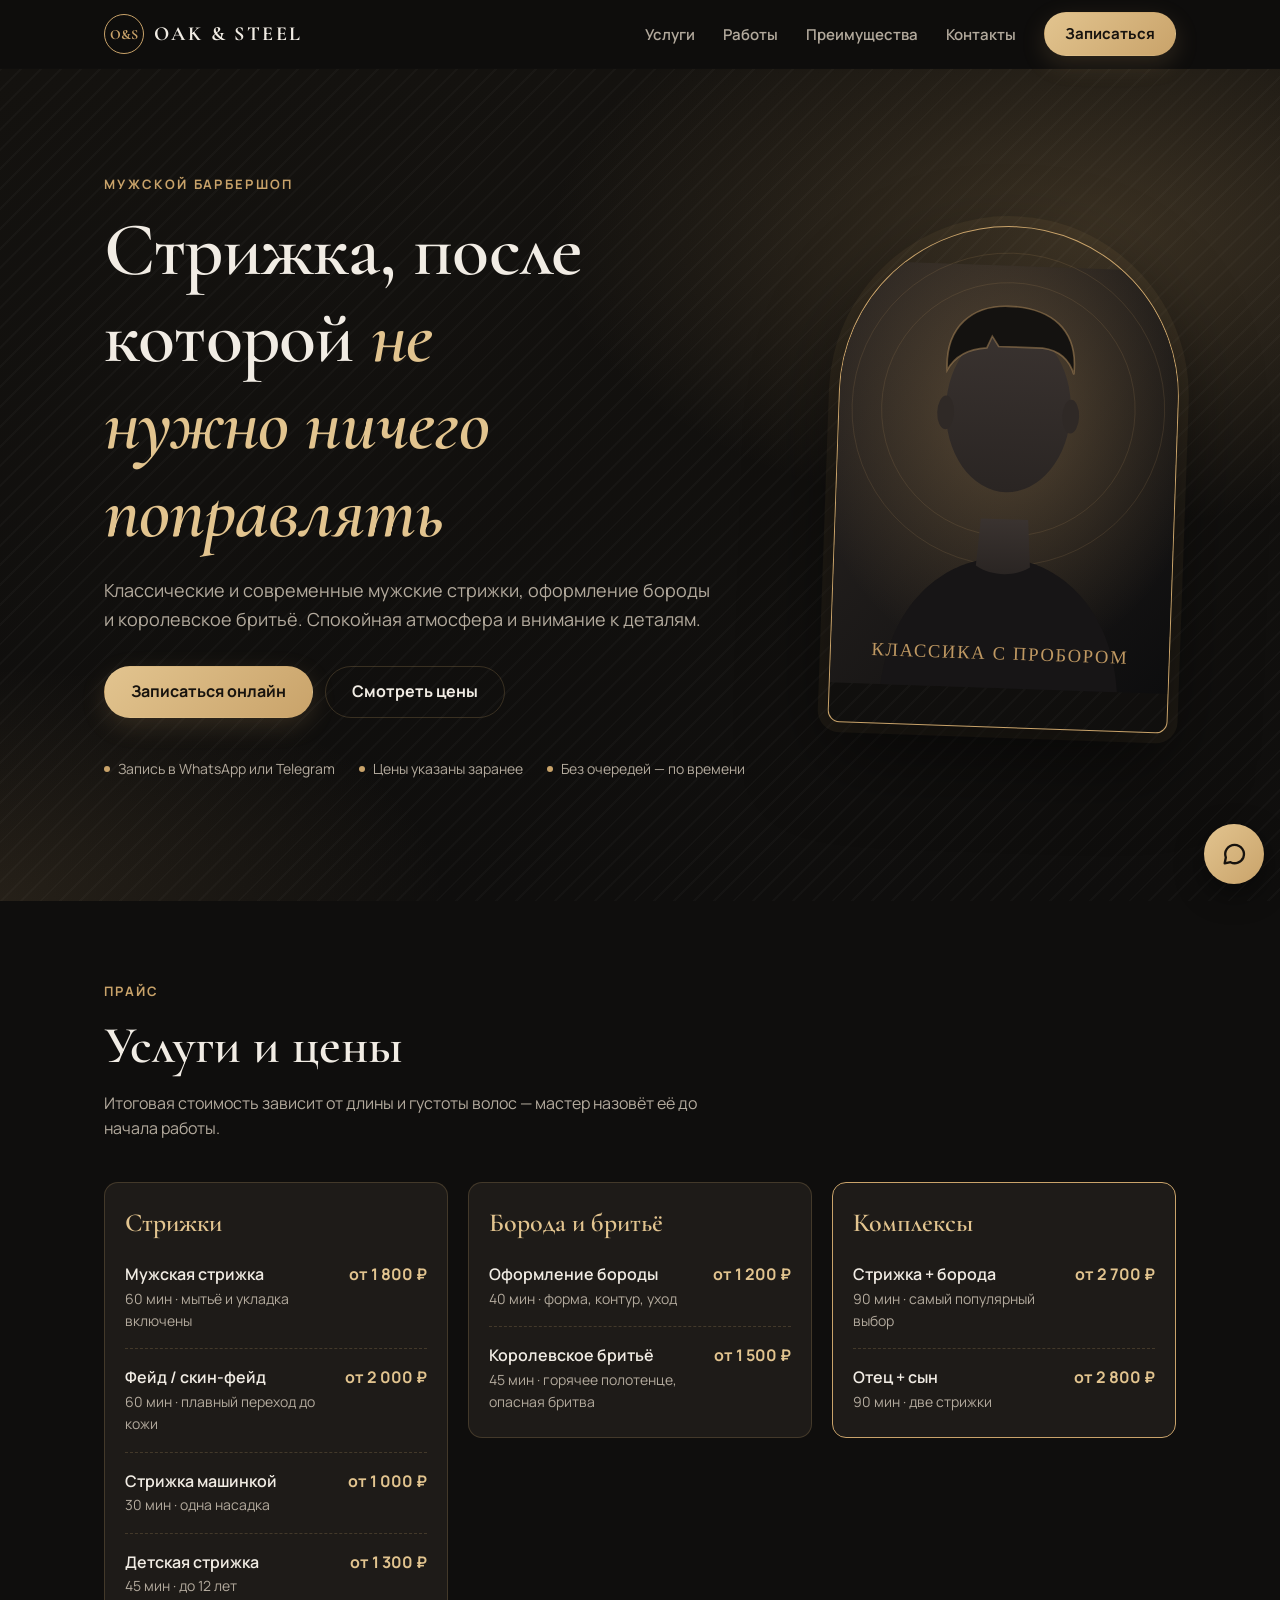
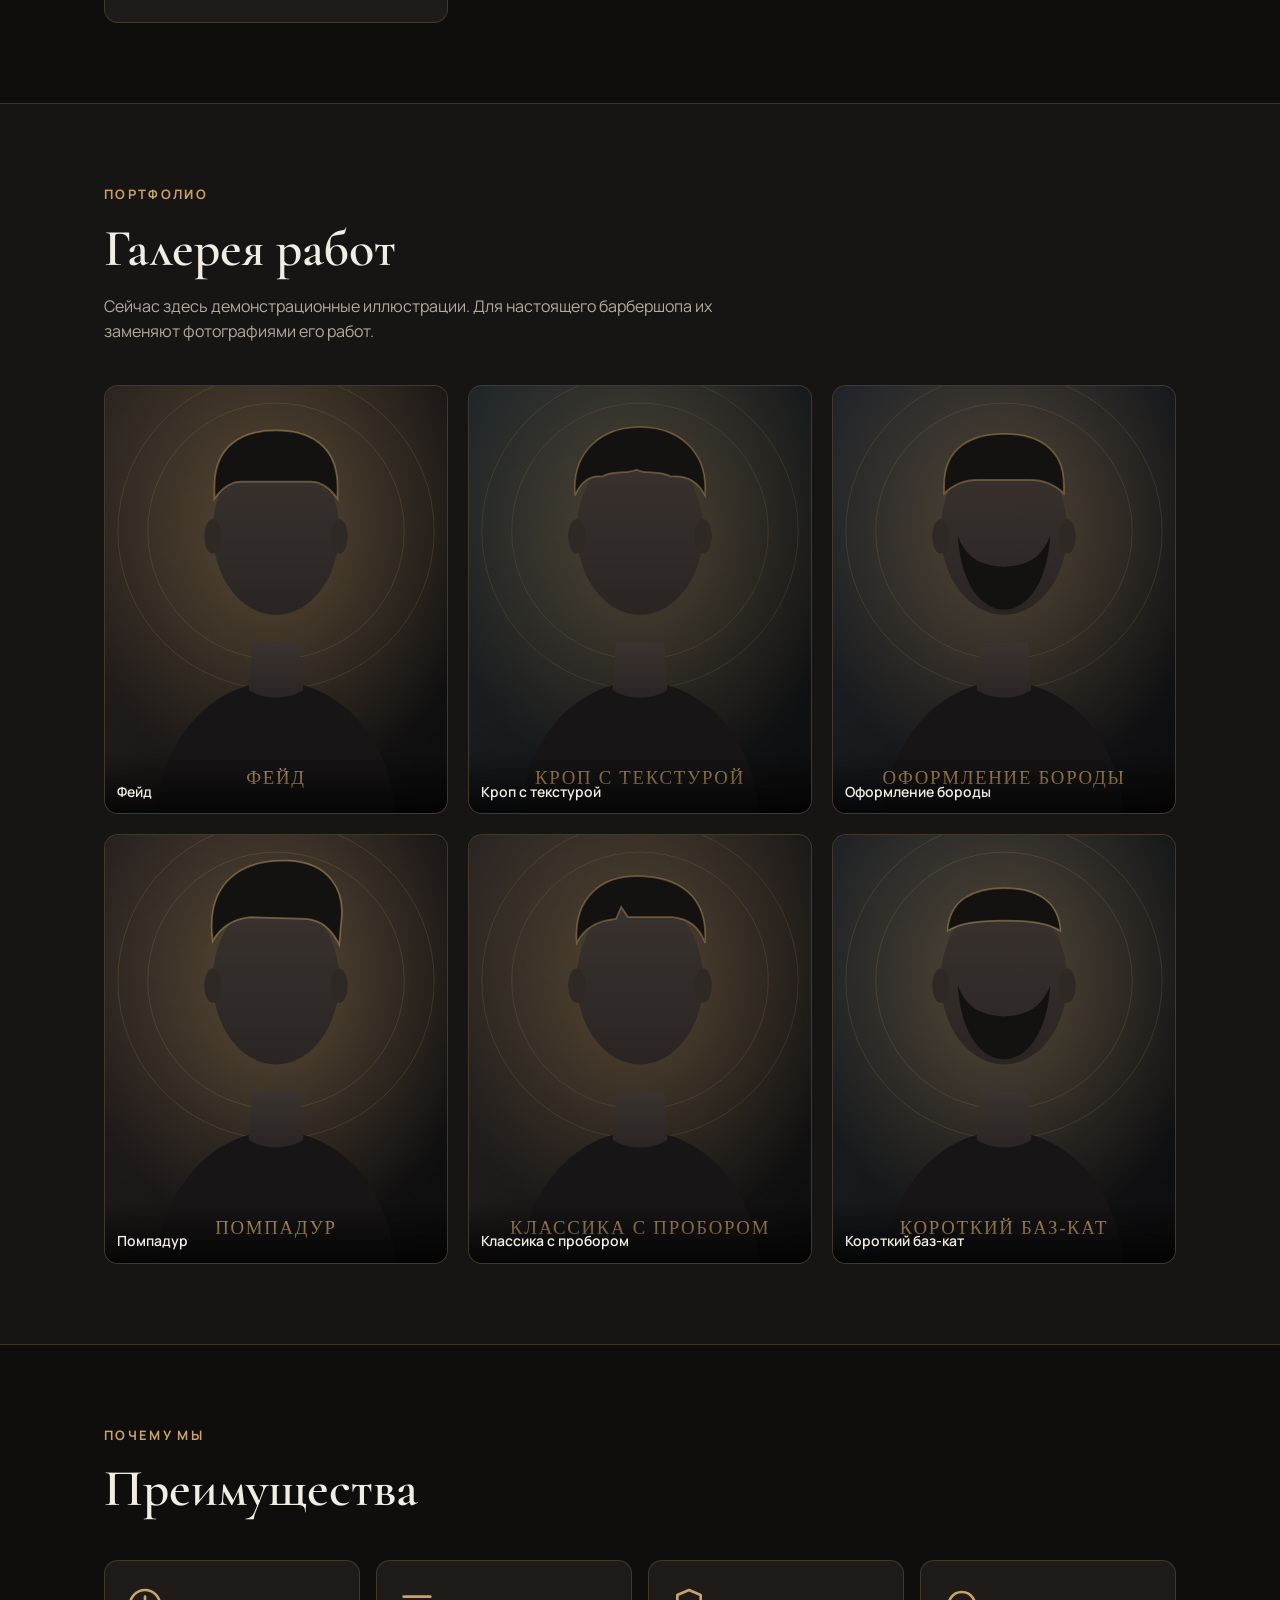
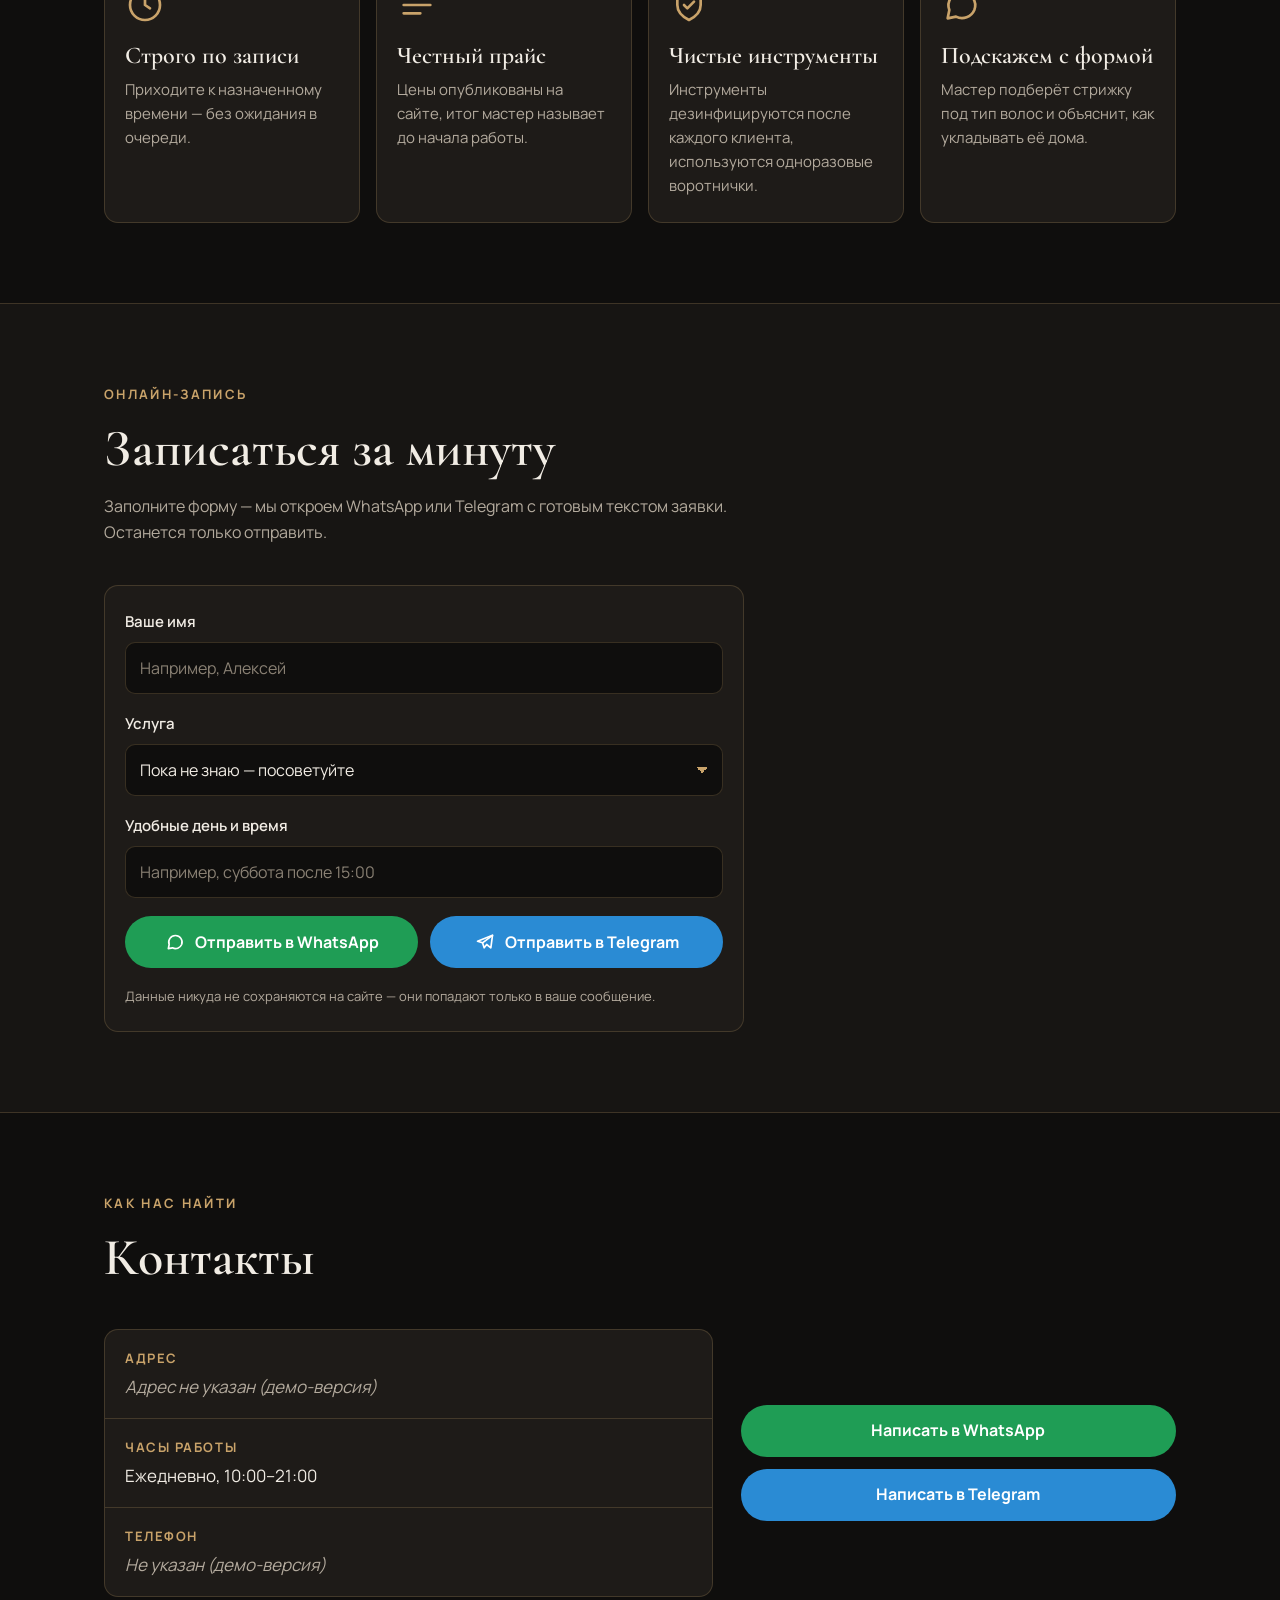
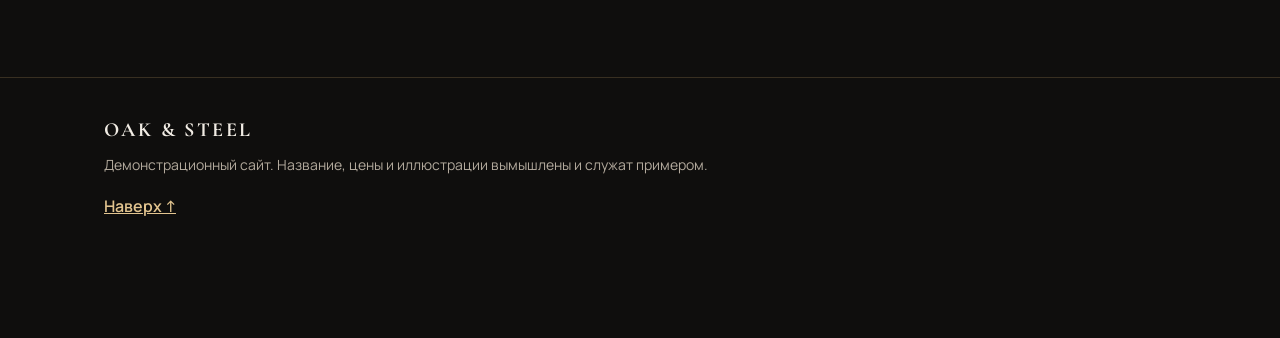
<file: barbershop/index.html>
<!doctype html>
<html lang="ru">
<head>
  <meta charset="utf-8">
  <meta name="viewport" content="width=device-width, initial-scale=1">
  <title>OAK &amp; STEEL — барбершоп (демо-сайт)</title>
  <meta name="description" content="Демонстрационный сайт барбершопа: услуги и цены, галерея работ, онлайн-запись через WhatsApp или Telegram.">
  <meta name="theme-color" content="#0f0e0d">
  <meta property="og:title" content="OAK & STEEL — барбершоп (демо-сайт)">
  <meta property="og:description" content="Мужские стрижки, бороды и бритьё. Запись через WhatsApp или Telegram.">
  <meta property="og:type" content="website">
  <link rel="icon" href="images/favicon.svg" type="image/svg+xml">
  <link rel="preconnect" href="https://fonts.googleapis.com">
  <link rel="preconnect" href="https://fonts.gstatic.com" crossorigin>
  <link href="https://fonts.googleapis.com/css2?family=Cormorant+Garamond:wght@500;600;700&family=Manrope:wght@400;500;600;700&display=swap" rel="stylesheet">
  <link rel="stylesheet" href="css/style.css">
</head>
<body>
  <a class="skip-link" href="#main">Перейти к содержимому</a>

  <header class="header" id="top">
    <div class="container header__inner">
      <a class="logo" href="#top" aria-label="OAK &amp; STEEL — на главный экран">
        <span class="logo__mark" aria-hidden="true">O&amp;S</span>
        <span class="logo__text">OAK &amp; STEEL</span>
      </a>

      <button class="menu-toggle" type="button" aria-expanded="false" aria-controls="site-nav" aria-label="Открыть меню">
        <span class="menu-toggle__bar" aria-hidden="true"></span>
        <span class="menu-toggle__bar" aria-hidden="true"></span>
        <span class="menu-toggle__bar" aria-hidden="true"></span>
      </button>

      <nav class="nav" id="site-nav" aria-label="Основное меню">
        <ul class="nav__list">
          <li><a class="nav__link" href="#services">Услуги</a></li>
          <li><a class="nav__link" href="#gallery">Работы</a></li>
          <li><a class="nav__link" href="#benefits">Преимущества</a></li>
          <li><a class="nav__link" href="#contacts">Контакты</a></li>
          <li><a class="btn btn--small nav__cta" href="#booking">Записаться</a></li>
        </ul>
      </nav>
    </div>
  </header>

  <main id="main">
    <!-- ГЛАВНЫЙ ЭКРАН -->
    <section class="hero" aria-labelledby="hero-title">
      <div class="hero__bg" aria-hidden="true"></div>
      <div class="container hero__inner">
        <p class="eyebrow">Мужской барбершоп</p>
        <h1 class="hero__title" id="hero-title">Стрижка, после которой <em>не нужно ничего поправлять</em></h1>
        <p class="hero__text">Классические и современные мужские стрижки, оформление бороды и королевское бритьё. Спокойная атмосфера и внимание к деталям.</p>
        <div class="hero__actions">
          <a class="btn" href="#booking">Записаться онлайн</a>
          <a class="btn btn--ghost" href="#services">Смотреть цены</a>
        </div>
        <ul class="hero__facts" aria-label="Коротко о нас">
          <li>Запись в WhatsApp или Telegram</li>
          <li>Цены указаны заранее</li>
          <li>Без очередей — по времени</li>
        </ul>
        <figure class="hero__visual" aria-hidden="true">
          <img src="images/work-classic.svg" alt="" width="400" height="500">
        </figure>
      </div>
    </section>

    <!-- УСЛУГИ -->
    <section class="section" id="services" aria-labelledby="services-title">
      <div class="container">
        <div class="section__head">
          <p class="eyebrow">Прайс</p>
          <h2 class="section__title" id="services-title">Услуги и цены</h2>
          <p class="section__lead">Итоговая стоимость зависит от длины и густоты волос — мастер назовёт её до начала работы.</p>
        </div>

        <div class="price-groups">
          <div class="price-group">
            <h3 class="price-group__title">Стрижки</h3>
            <ul class="price-list">
              <li class="price-item" data-service="Мужская стрижка">
                <div class="price-item__info"><span class="price-item__name">Мужская стрижка</span><span class="price-item__meta">60 мин · мытьё и укладка включены</span></div>
                <span class="price-item__price">от 1 800 ₽</span>
              </li>
              <li class="price-item" data-service="Фейд / скин-фейд">
                <div class="price-item__info"><span class="price-item__name">Фейд / скин-фейд</span><span class="price-item__meta">60 мин · плавный переход до кожи</span></div>
                <span class="price-item__price">от 2 000 ₽</span>
              </li>
              <li class="price-item" data-service="Стрижка машинкой">
                <div class="price-item__info"><span class="price-item__name">Стрижка машинкой</span><span class="price-item__meta">30 мин · одна насадка</span></div>
                <span class="price-item__price">от 1 000 ₽</span>
              </li>
              <li class="price-item" data-service="Детская стрижка">
                <div class="price-item__info"><span class="price-item__name">Детская стрижка</span><span class="price-item__meta">45 мин · до 12 лет</span></div>
                <span class="price-item__price">от 1 300 ₽</span>
              </li>
            </ul>
          </div>

          <div class="price-group">
            <h3 class="price-group__title">Борода и бритьё</h3>
            <ul class="price-list">
              <li class="price-item" data-service="Оформление бороды">
                <div class="price-item__info"><span class="price-item__name">Оформление бороды</span><span class="price-item__meta">40 мин · форма, контур, уход</span></div>
                <span class="price-item__price">от 1 200 ₽</span>
              </li>
              <li class="price-item" data-service="Королевское бритьё">
                <div class="price-item__info"><span class="price-item__name">Королевское бритьё</span><span class="price-item__meta">45 мин · горячее полотенце, опасная бритва</span></div>
                <span class="price-item__price">от 1 500 ₽</span>
              </li>
            </ul>
          </div>

          <div class="price-group price-group--accent">
            <h3 class="price-group__title">Комплексы</h3>
            <ul class="price-list">
              <li class="price-item" data-service="Стрижка + борода">
                <div class="price-item__info"><span class="price-item__name">Стрижка + борода</span><span class="price-item__meta">90 мин · самый популярный выбор</span></div>
                <span class="price-item__price">от 2 700 ₽</span>
              </li>
              <li class="price-item" data-service="Отец + сын">
                <div class="price-item__info"><span class="price-item__name">Отец + сын</span><span class="price-item__meta">90 мин · две стрижки</span></div>
                <span class="price-item__price">от 2 800 ₽</span>
              </li>
            </ul>
          </div>
        </div>
      </div>
    </section>

    <!-- ГАЛЕРЕЯ -->
    <section class="section section--dark" id="gallery" aria-labelledby="gallery-title">
      <div class="container">
        <div class="section__head">
          <p class="eyebrow">Портфолио</p>
          <h2 class="section__title" id="gallery-title">Галерея работ</h2>
          <p class="section__lead">Сейчас здесь демонстрационные иллюстрации. Для настоящего барбершопа их заменяют фотографиями его работ.</p>
        </div>

        <ul class="gallery">
          <li class="gallery__item"><figure><img src="images/work-fade.svg" alt="Иллюстрация: мужская стрижка фейд" width="400" height="500" loading="lazy"><figcaption>Фейд</figcaption></figure></li>
          <li class="gallery__item"><figure><img src="images/work-crop.svg" alt="Иллюстрация: текстурный кроп" width="400" height="500" loading="lazy"><figcaption>Кроп с текстурой</figcaption></figure></li>
          <li class="gallery__item"><figure><img src="images/work-beard.svg" alt="Иллюстрация: оформленная борода" width="400" height="500" loading="lazy"><figcaption>Оформление бороды</figcaption></figure></li>
          <li class="gallery__item"><figure><img src="images/work-pomp.svg" alt="Иллюстрация: стрижка помпадур" width="400" height="500" loading="lazy"><figcaption>Помпадур</figcaption></figure></li>
          <li class="gallery__item"><figure><img src="images/work-classic.svg" alt="Иллюстрация: классическая стрижка с пробором" width="400" height="500" loading="lazy"><figcaption>Классика с пробором</figcaption></figure></li>
          <li class="gallery__item"><figure><img src="images/work-buzz.svg" alt="Иллюстрация: короткая стрижка и борода" width="400" height="500" loading="lazy"><figcaption>Короткий баз-кат</figcaption></figure></li>
        </ul>
      </div>
    </section>

    <!-- ПРЕИМУЩЕСТВА -->
    <section class="section" id="benefits" aria-labelledby="benefits-title">
      <div class="container">
        <div class="section__head">
          <p class="eyebrow">Почему мы</p>
          <h2 class="section__title" id="benefits-title">Преимущества</h2>
        </div>
        <ul class="benefits">
          <li class="benefit">
            <svg class="benefit__icon" viewBox="0 0 24 24" aria-hidden="true"><circle cx="12" cy="12" r="9"/><path d="M12 7v5l3 2"/></svg>
            <h3 class="benefit__title">Строго по записи</h3>
            <p class="benefit__text">Приходите к назначенному времени — без ожидания в очереди.</p>
          </li>
          <li class="benefit">
            <svg class="benefit__icon" viewBox="0 0 24 24" aria-hidden="true"><path d="M4 7h16M4 12h16M4 17h10"/></svg>
            <h3 class="benefit__title">Честный прайс</h3>
            <p class="benefit__text">Цены опубликованы на сайте, итог мастер называет до начала работы.</p>
          </li>
          <li class="benefit">
            <svg class="benefit__icon" viewBox="0 0 24 24" aria-hidden="true"><path d="M12 3l7 3v6c0 4-3 7-7 9-4-2-7-5-7-9V6z"/><path d="M9 12l2 2 4-4"/></svg>
            <h3 class="benefit__title">Чистые инструменты</h3>
            <p class="benefit__text">Инструменты дезинфицируются после каждого клиента, используются одноразовые воротнички.</p>
          </li>
          <li class="benefit">
            <svg class="benefit__icon" viewBox="0 0 24 24" aria-hidden="true"><path d="M20 15a8 8 0 0 1-11 4l-5 1 1-5a8 8 0 1 1 15 0z"/></svg>
            <h3 class="benefit__title">Подскажем с формой</h3>
            <p class="benefit__text">Мастер подберёт стрижку под тип волос и объяснит, как укладывать её дома.</p>
          </li>
        </ul>
      </div>
    </section>

    <!-- ЗАПИСЬ -->
    <section class="section section--dark" id="booking" aria-labelledby="booking-title">
      <div class="container booking">
        <div class="section__head">
          <p class="eyebrow">Онлайн-запись</p>
          <h2 class="section__title" id="booking-title">Записаться за минуту</h2>
          <p class="section__lead">Заполните форму — мы откроем WhatsApp или Telegram с готовым текстом заявки. Останется только отправить.</p>
        </div>

        <form class="booking-form" id="booking-form" novalidate>
          <div class="field">
            <label for="b-name">Ваше имя</label>
            <input id="b-name" name="name" type="text" autocomplete="given-name" required maxlength="60" placeholder="Например, Алексей">
            <p class="field__error" id="b-name-error" hidden>Пожалуйста, укажите имя.</p>
          </div>
          <div class="field">
            <label for="b-service">Услуга</label>
            <select id="b-service" name="service">
              <option value="">Пока не знаю — посоветуйте</option>
            </select>
          </div>
          <div class="field">
            <label for="b-time">Удобные день и время</label>
            <input id="b-time" name="time" type="text" maxlength="80" placeholder="Например, суббота после 15:00">
          </div>
          <div class="booking-form__actions">
            <button class="btn btn--wa" type="submit" data-messenger="whatsapp">
              <svg viewBox="0 0 24 24" aria-hidden="true"><path d="M20 15a8 8 0 0 1-11 4l-5 1 1-5a8 8 0 1 1 15 0z"/></svg>
              Отправить в WhatsApp
            </button>
            <button class="btn btn--tg" type="submit" data-messenger="telegram">
              <svg viewBox="0 0 24 24" aria-hidden="true"><path d="M21 4L3 11l6 2 2 6 3-4 5 4z"/><path d="M9 13l12-9"/></svg>
              Отправить в Telegram
            </button>
          </div>
          <p class="booking-form__note">Данные никуда не сохраняются на сайте — они попадают только в ваше сообщение.</p>
        </form>
      </div>
    </section>

    <!-- КОНТАКТЫ -->
    <section class="section" id="contacts" aria-labelledby="contacts-title">
      <div class="container">
        <div class="section__head">
          <p class="eyebrow">Как нас найти</p>
          <h2 class="section__title" id="contacts-title">Контакты</h2>
        </div>
        <div class="contacts">
          <dl class="contacts__list">
            <div class="contacts__row">
              <dt>Адрес</dt>
              <dd id="c-address"></dd>
            </div>
            <div class="contacts__row">
              <dt>Часы работы</dt>
              <dd id="c-hours"></dd>
            </div>
            <div class="contacts__row">
              <dt>Телефон</dt>
              <dd id="c-phone"></dd>
            </div>
          </dl>
          <div class="contacts__actions">
            <button class="btn btn--wa" type="button" data-contact="whatsapp">Написать в WhatsApp</button>
            <button class="btn btn--tg" type="button" data-contact="telegram">Написать в Telegram</button>
          </div>
        </div>
      </div>
    </section>
  </main>

  <footer class="footer">
    <div class="container footer__inner">
      <p class="logo__text">OAK &amp; STEEL</p>
      <p class="footer__note">Демонстрационный сайт. Название, цены и иллюстрации вымышлены и служат примером.</p>
      <a class="footer__top" href="#top">Наверх ↑</a>
    </div>
  </footer>

  <!-- Плавающая кнопка связи -->
  <div class="fab" id="fab">
    <div class="fab__menu" id="fab-menu" hidden>
      <button class="fab__option fab__option--wa" type="button" data-contact="whatsapp">WhatsApp</button>
      <button class="fab__option fab__option--tg" type="button" data-contact="telegram">Telegram</button>
    </div>
    <button class="fab__toggle" type="button" aria-expanded="false" aria-controls="fab-menu" aria-label="Связаться с нами">
      <svg viewBox="0 0 24 24" aria-hidden="true"><path d="M20 15a8 8 0 0 1-11 4l-5 1 1-5a8 8 0 1 1 15 0z"/></svg>
    </button>
  </div>

  <!-- Окно-подсказка, если контакт ещё не указан в настройках -->
  <dialog class="notice" id="notice" aria-labelledby="notice-title">
    <h2 class="notice__title" id="notice-title">Контакт пока не подключён</h2>
    <p class="notice__text" id="notice-text"></p>
    <form method="dialog"><button class="btn" type="submit">Понятно</button></form>
  </dialog>

  <div class="toast" id="toast" role="status" aria-live="polite"></div>

  <noscript><p class="noscript">Для записи через мессенджеры включите JavaScript в браузере.</p></noscript>

  <script src="js/config.js"></script>
  <script src="js/main.js"></script>
</body>
</html>
</file>
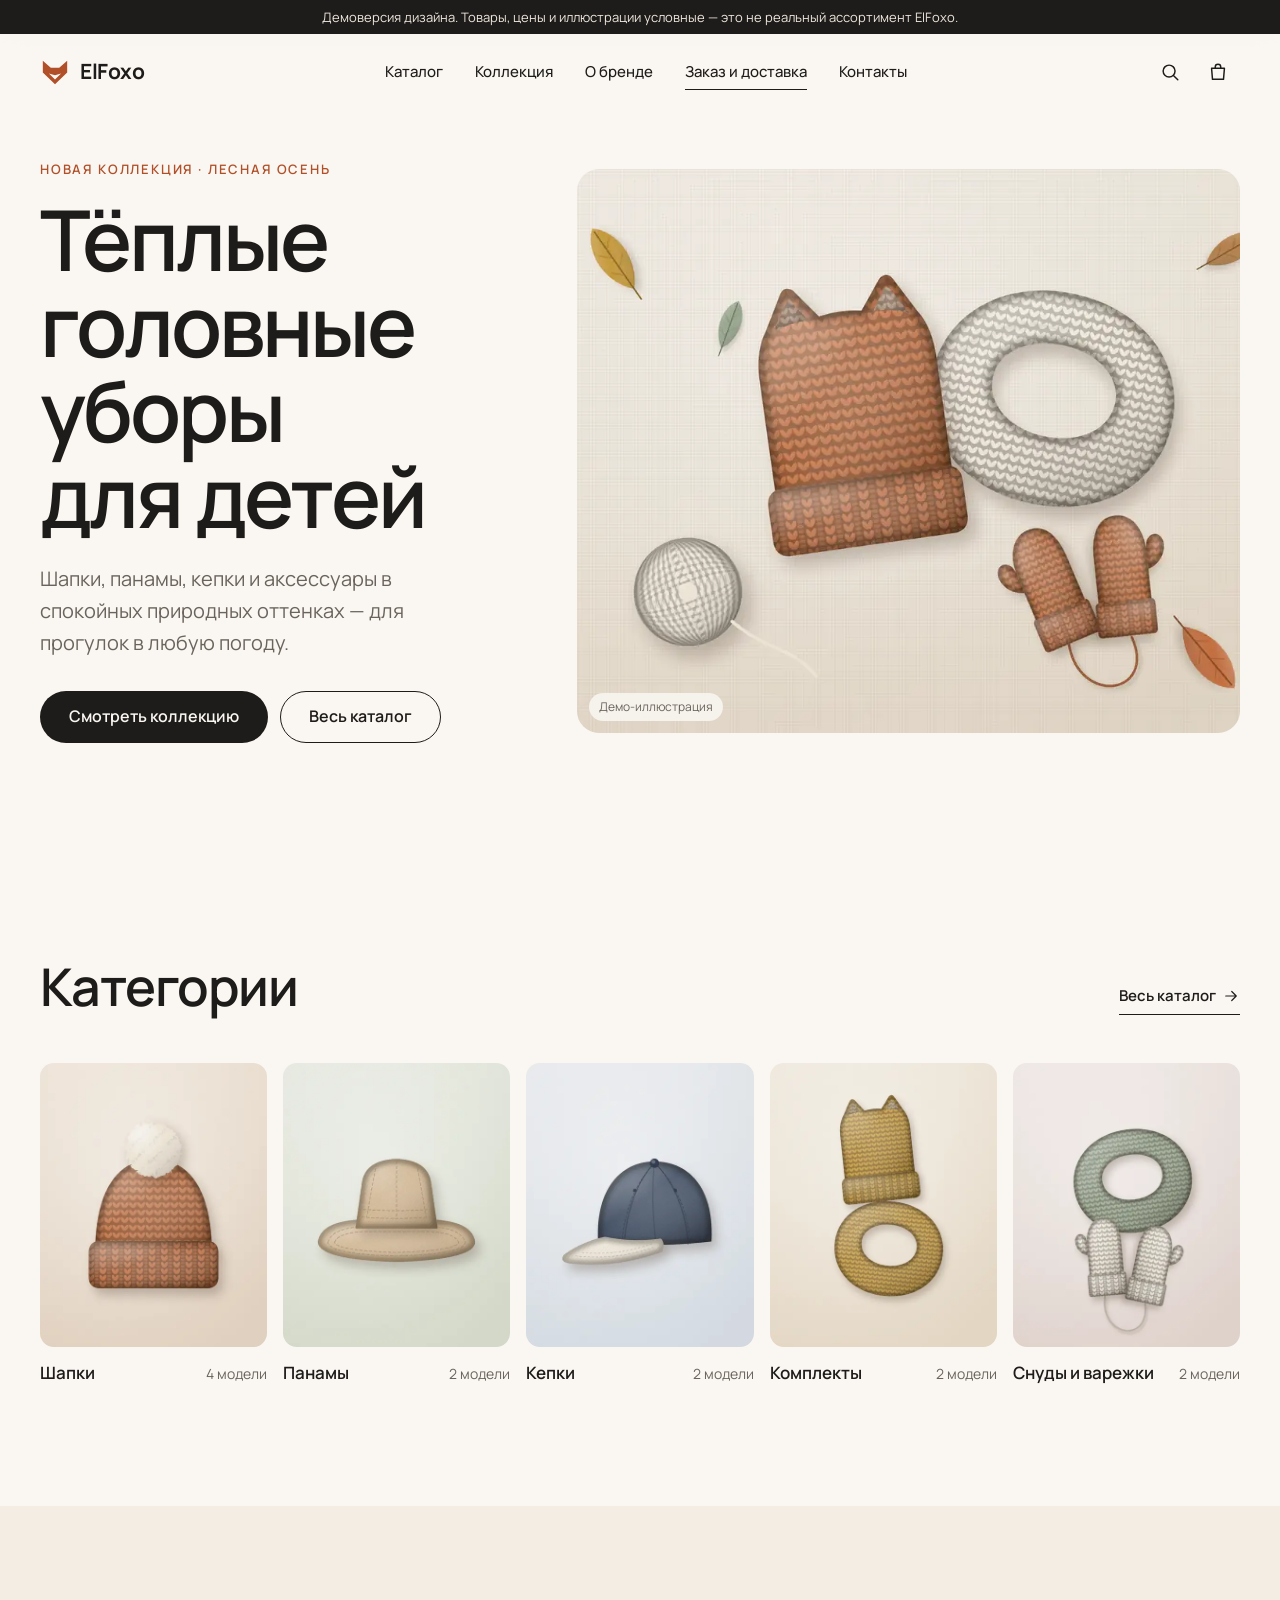
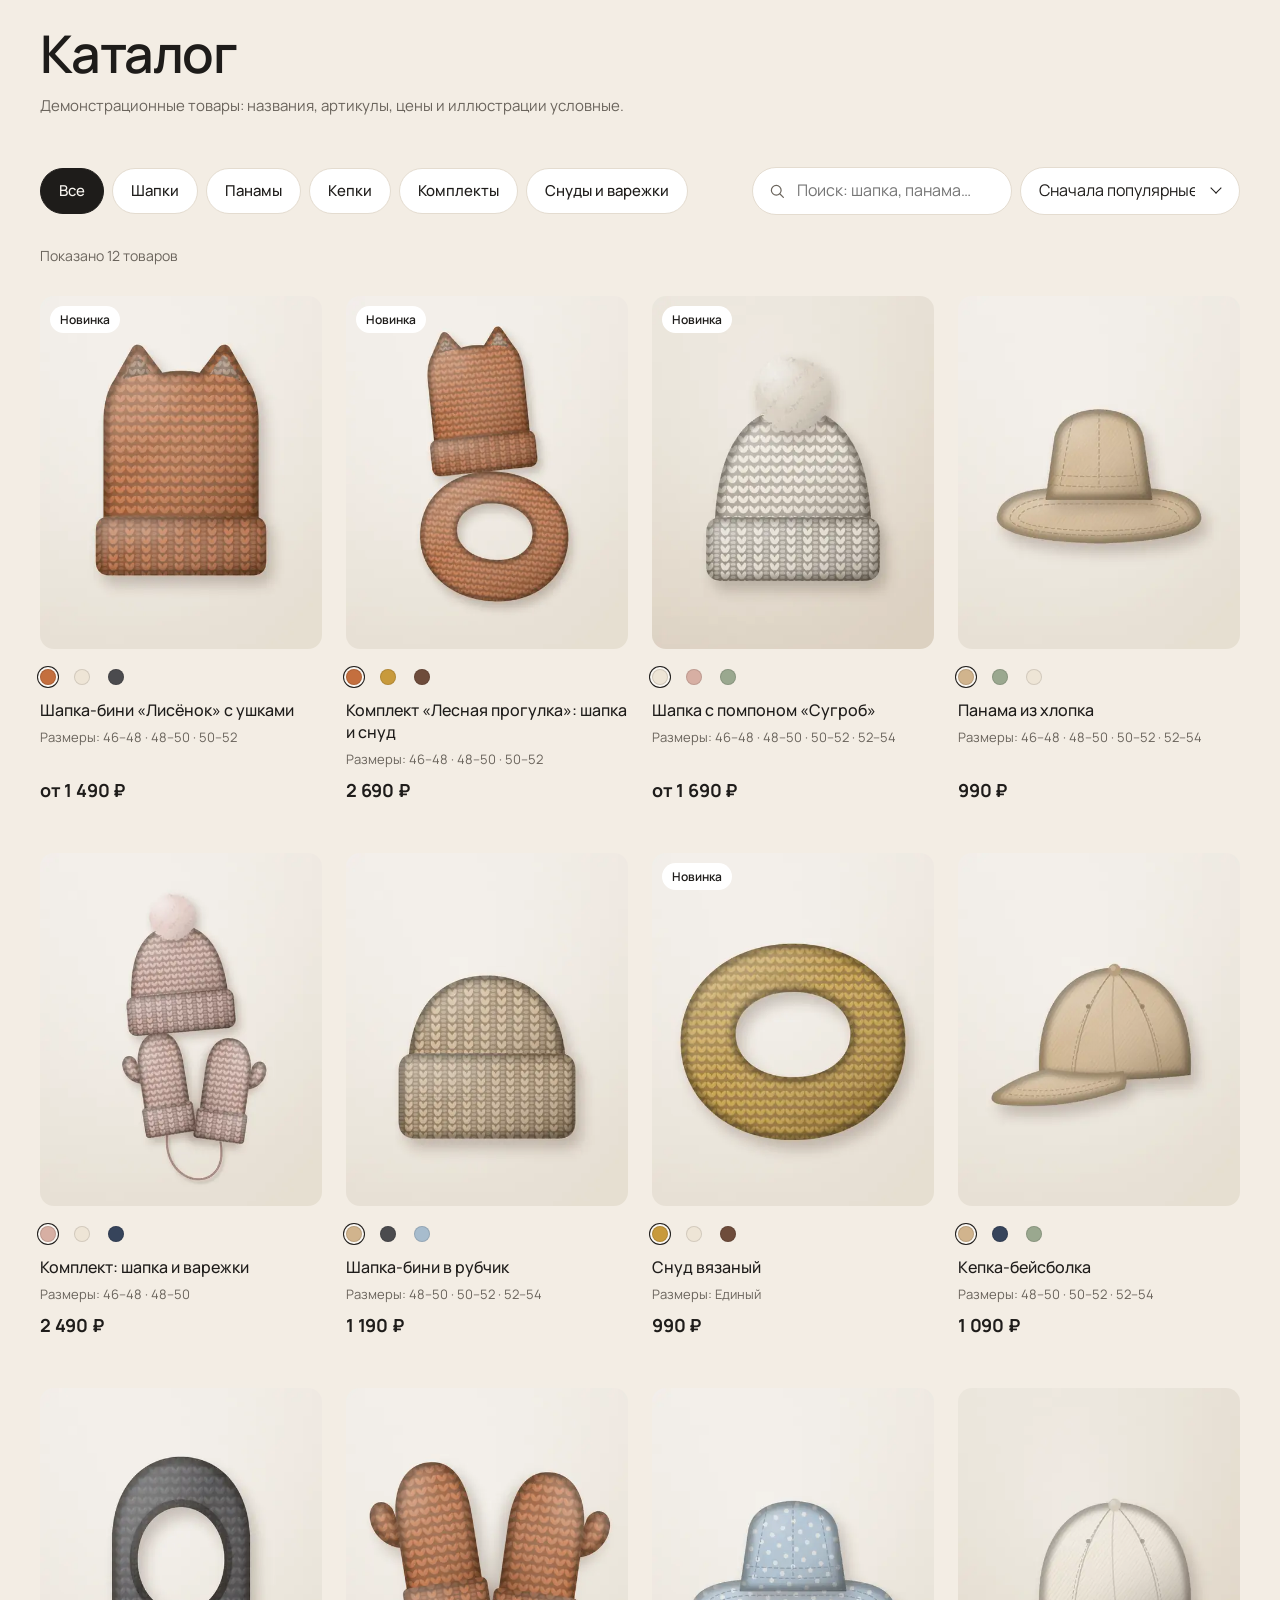
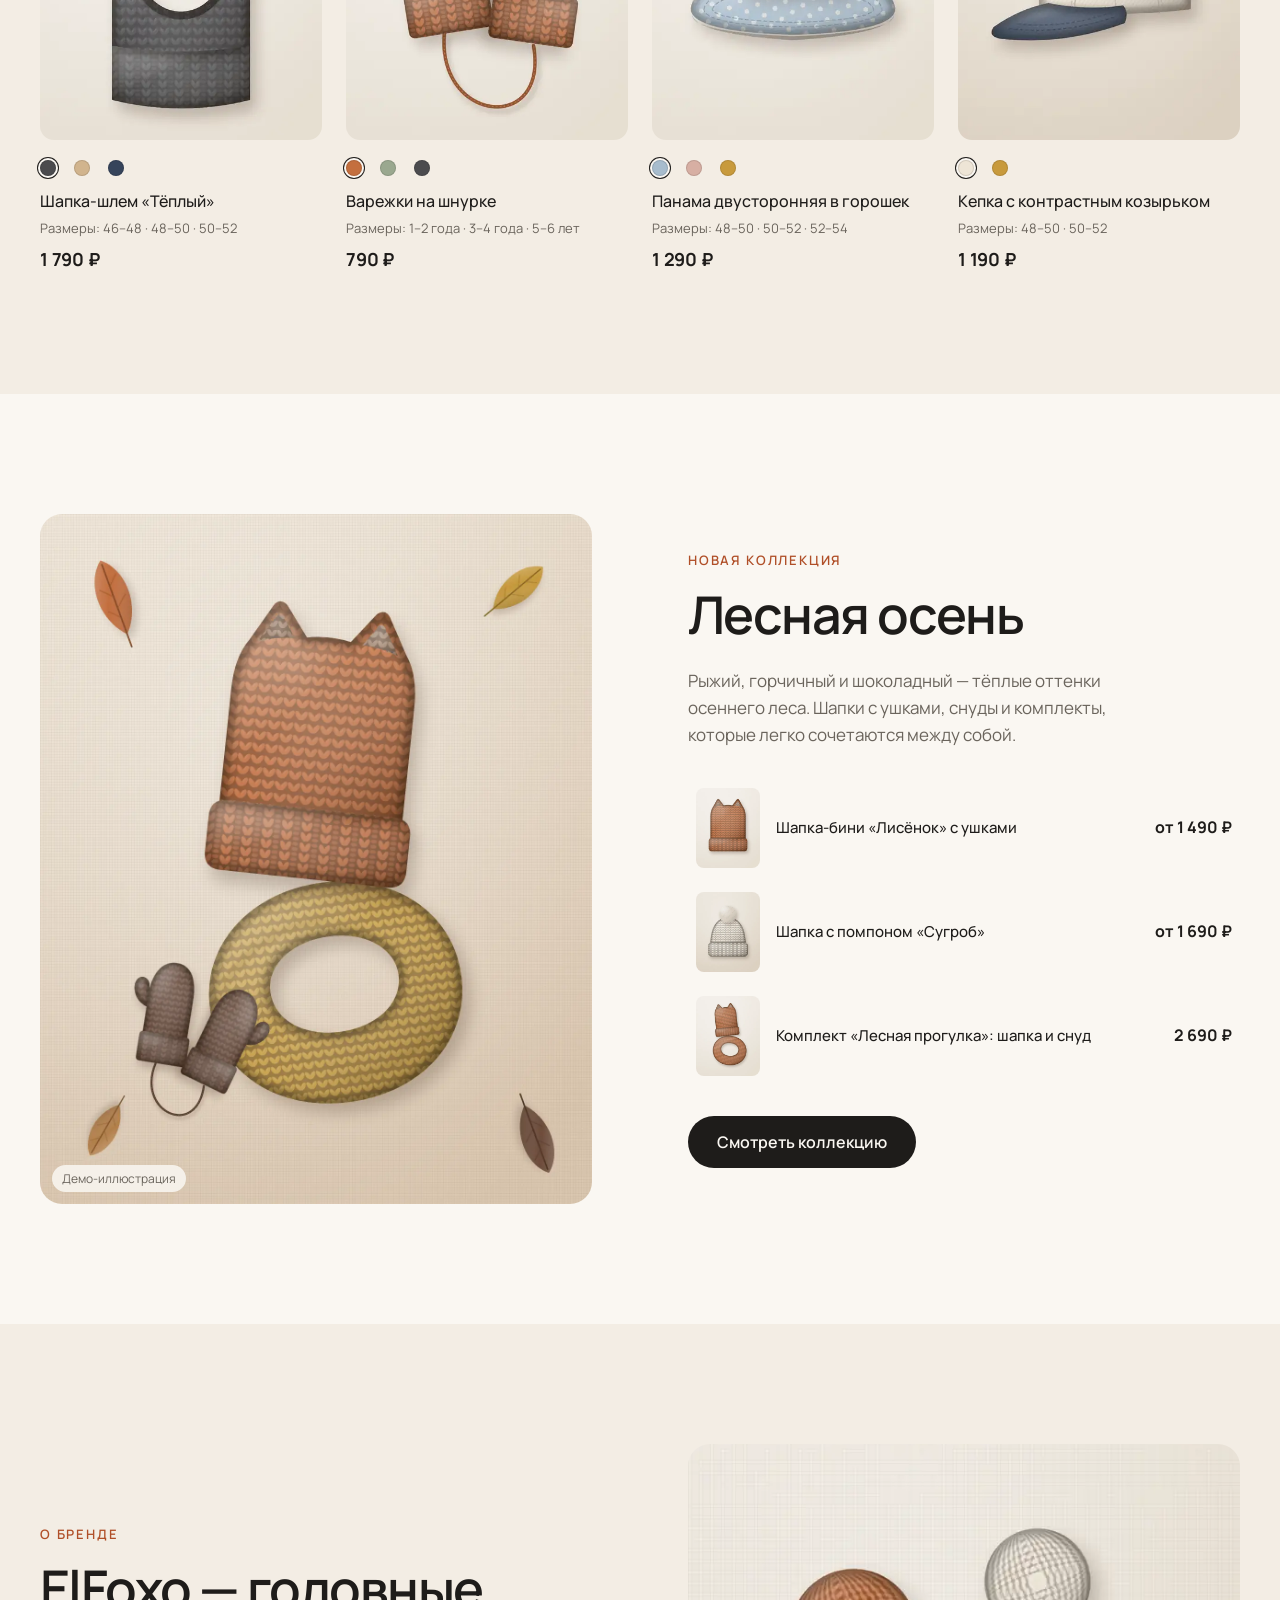
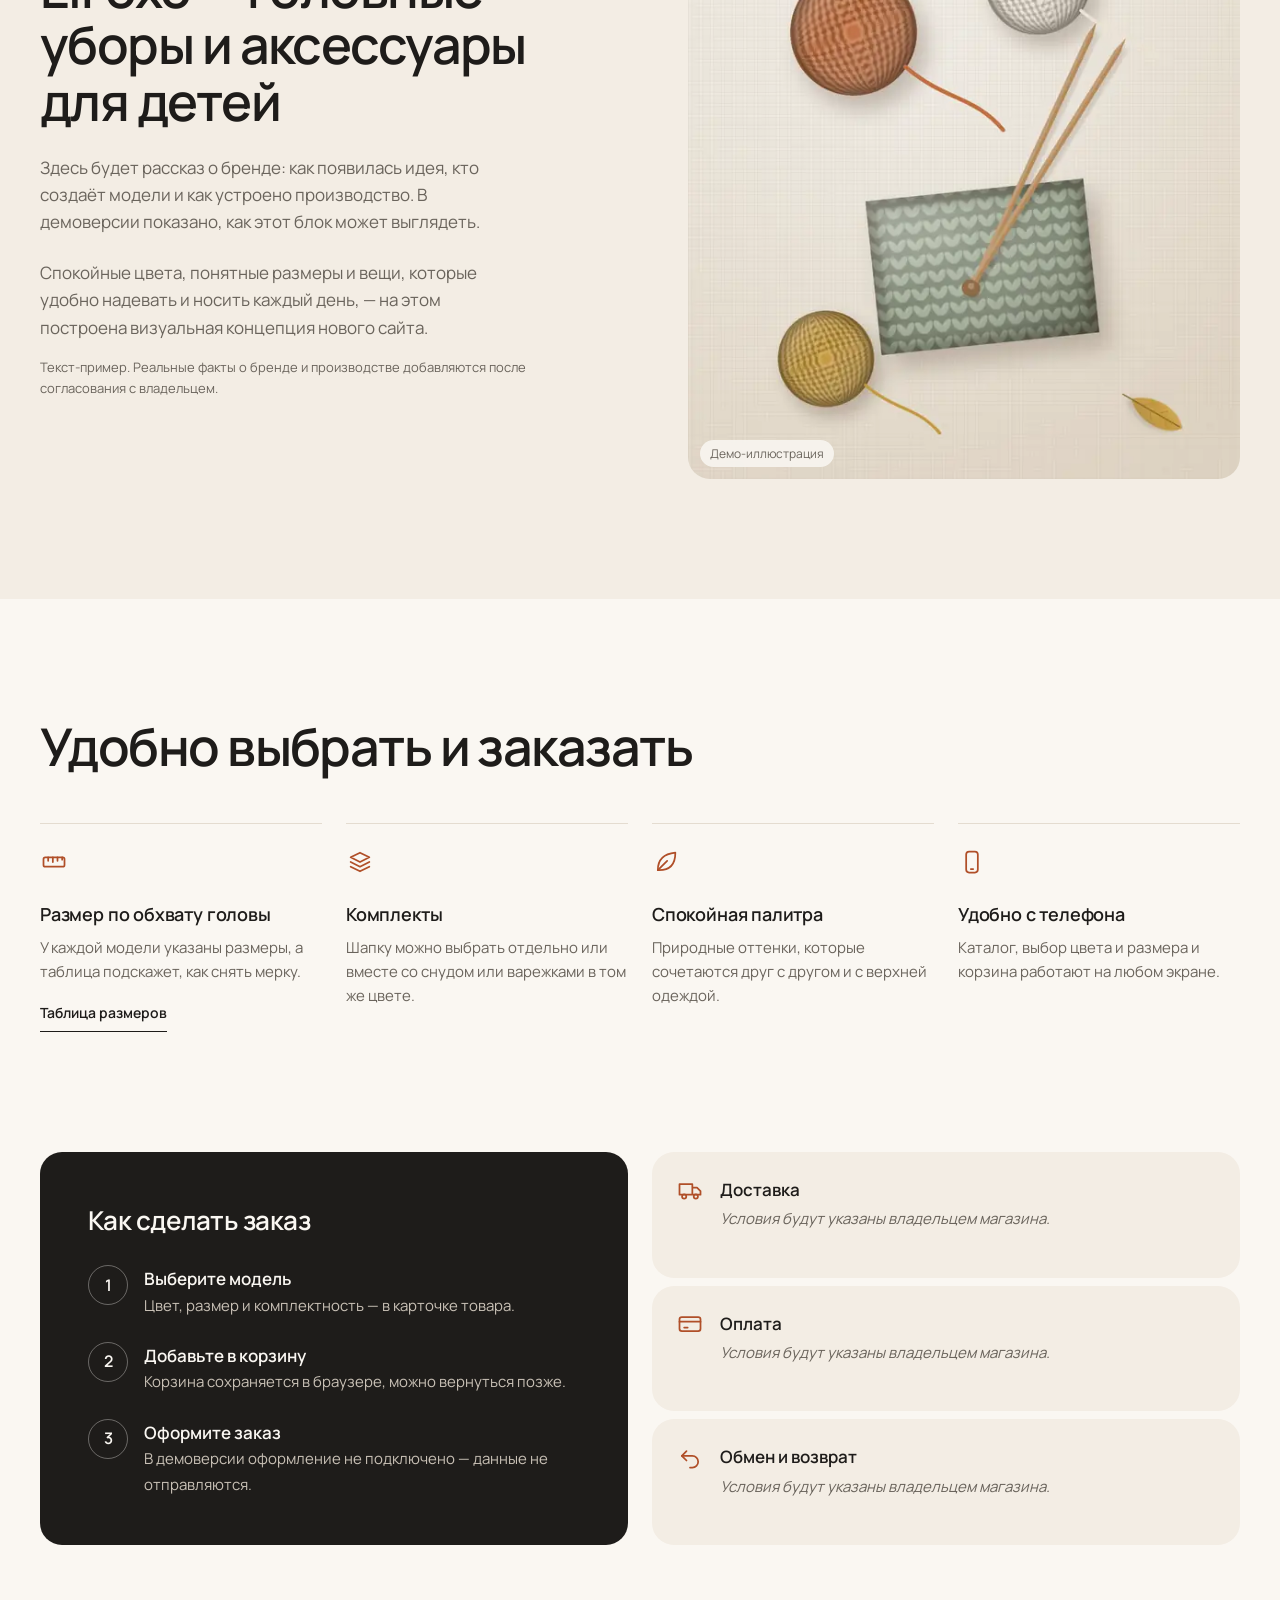
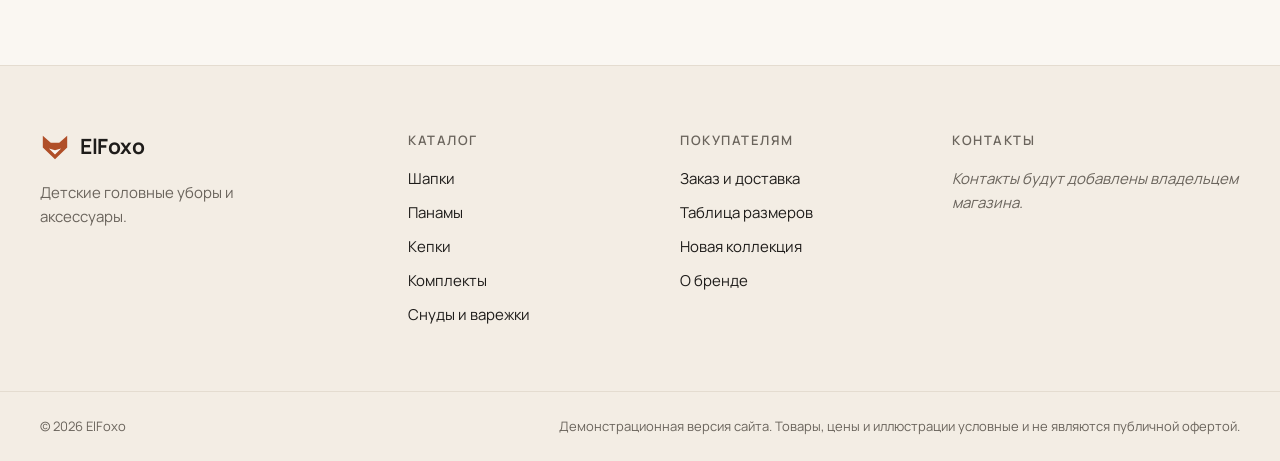
<file: elfoxo/index.html>
<!doctype html>
<html lang="ru">
<head>
  <meta charset="utf-8">
  <meta name="viewport" content="width=device-width, initial-scale=1, viewport-fit=cover">
  <title>ElFoxo — детские головные уборы и аксессуары (демоверсия дизайна)</title>
  <meta name="description" content="Демоверсия редизайна сайта ElFoxo: детские шапки, панамы, кепки, комплекты и аксессуары. Товары, цены и изображения в демоверсии условные.">
  <!-- Демоверсия не должна попадать в поиск, чтобы её не путали с настоящим магазином -->
  <meta name="robots" content="noindex, nofollow">
  <meta name="theme-color" content="#FAF7F2">
  <meta property="og:title" content="ElFoxo — демоверсия редизайна">
  <meta property="og:description" content="Минималистичный интернет-магазин детских головных уборов. Товары и цены условные.">
  <meta property="og:type" content="website">
  <meta property="og:image" content="images/scenes/og-1200.webp">
  <link rel="icon" href="images/favicon.svg" type="image/svg+xml">
  <link rel="preconnect" href="https://fonts.googleapis.com">
  <link rel="preconnect" href="https://fonts.gstatic.com" crossorigin>
  <link href="https://fonts.googleapis.com/css2?family=Manrope:wght@400;500;600;700&display=swap" rel="stylesheet">
  <link rel="preload" as="image" href="images/scenes/hero-960.webp" imagesrcset="images/scenes/hero-960.webp 960w, images/scenes/hero-1600.webp 1600w" imagesizes="(min-width: 960px) 58vw, 100vw">
  <link rel="stylesheet" href="css/style.css">
  <script>document.documentElement.classList.add("js")</script>
</head>
<body>
  <!-- Иконки -->
  <svg width="0" height="0" style="position:absolute" aria-hidden="true">
    <symbol id="i-search" viewBox="0 0 24 24"><circle cx="11" cy="11" r="6.5"/><path d="M16 16l4.5 4.5"/></symbol>
    <symbol id="i-bag" viewBox="0 0 24 24"><path d="M5 8h14l-1 12H6L5 8z"/><path d="M9 8V6.5a3 3 0 016 0V8"/></symbol>
    <symbol id="i-menu" viewBox="0 0 24 24"><path d="M4 8h16M4 16h16"/></symbol>
    <symbol id="i-close" viewBox="0 0 24 24"><path d="M6 6l12 12M18 6L6 18"/></symbol>
    <symbol id="i-plus" viewBox="0 0 24 24"><path d="M12 5v14M5 12h14"/></symbol>
    <symbol id="i-minus" viewBox="0 0 24 24"><path d="M5 12h14"/></symbol>
    <symbol id="i-arrow" viewBox="0 0 24 24"><path d="M5 12h14M13 6l6 6-6 6"/></symbol>
    <symbol id="i-ruler" viewBox="0 0 24 24"><rect x="3" y="8" width="18" height="8" rx="1.5"/><path d="M7 8v3M11 8v4M15 8v3M19 8v2"/></symbol>
    <symbol id="i-layers" viewBox="0 0 24 24"><path d="M12 4l8 4-8 4-8-4 8-4z"/><path d="M4 12l8 4 8-4M4 16l8 4 8-4"/></symbol>
    <symbol id="i-leaf" viewBox="0 0 24 24"><path d="M5 19C5 10 10 5 20 4c0 10-5 15-14 15z"/><path d="M5 19l8-8"/></symbol>
    <symbol id="i-phone" viewBox="0 0 24 24"><rect x="7" y="3" width="10" height="18" rx="2.5"/><path d="M11 18h2"/></symbol>
    <symbol id="i-truck" viewBox="0 0 24 24"><path d="M3 7h11v9H3zM14 10h4l3 3v3h-7z"/><circle cx="7" cy="17.5" r="1.8"/><circle cx="17" cy="17.5" r="1.8"/></symbol>
    <symbol id="i-card" viewBox="0 0 24 24"><rect x="3" y="6" width="18" height="12" rx="2"/><path d="M3 10h18M7 15h3"/></symbol>
    <symbol id="i-return" viewBox="0 0 24 24"><path d="M9 7L5 11l4 4"/><path d="M5 11h9a5 5 0 010 10h-2"/></symbol>
    <symbol id="i-trash" viewBox="0 0 24 24"><path d="M5 7h14M10 7V5h4v2M7 7l1 12h8l1-12"/></symbol>
    <symbol id="i-fox" viewBox="0 0 32 32"><path d="M3 4l8.5 7.5h9L29 4v12.5L16 29 3 16.5z" fill="currentColor" stroke="none"/><path d="M9.5 17.5L16 24l6.5-6.5L16 19.5z" fill="var(--bg)" stroke="none"/></symbol>
  </svg>

  <a class="skip-link" href="#main">Перейти к содержимому</a>

  <div class="demo-bar" role="note">
    <span class="container">Демоверсия дизайна. Товары, цены и иллюстрации условные — это не реальный ассортимент ElFoxo.</span>
  </div>

  <header class="header" id="top">
    <div class="container header__inner">
      <button class="icon-btn header__burger" type="button" aria-expanded="false" aria-controls="mobile-nav" aria-label="Открыть меню">
        <svg class="icon"><use href="#i-menu"/></svg>
      </button>

      <a class="logo" href="#top" aria-label="ElFoxo — на главную">
        <svg class="logo__mark" aria-hidden="true"><use href="#i-fox"/></svg>
        <span class="logo__text">ElFoxo</span>
      </a>

      <nav class="nav" aria-label="Основное меню">
        <a class="nav__link" href="#catalog">Каталог</a>
        <a class="nav__link" href="#collection">Коллекция</a>
        <a class="nav__link" href="#about">О бренде</a>
        <a class="nav__link" href="#order">Заказ и доставка</a>
        <a class="nav__link" href="#contacts">Контакты</a>
      </nav>

      <div class="header__actions">
        <button class="icon-btn" type="button" data-action="search" aria-label="Поиск по каталогу">
          <svg class="icon"><use href="#i-search"/></svg>
        </button>
        <button class="icon-btn cart-btn" type="button" data-action="cart" aria-label="Корзина, товаров: 0">
          <svg class="icon"><use href="#i-bag"/></svg>
          <span class="cart-btn__count" data-cart-count hidden>0</span>
        </button>
      </div>
    </div>

    <div class="mobile-nav" id="mobile-nav" hidden>
      <nav class="container mobile-nav__inner" aria-label="Мобильное меню">
        <a class="mobile-nav__link" href="#catalog">Каталог</a>
        <a class="mobile-nav__link" href="#collection">Коллекция</a>
        <a class="mobile-nav__link" href="#about">О бренде</a>
        <a class="mobile-nav__link" href="#order">Заказ и доставка</a>
        <a class="mobile-nav__link" href="#contacts">Контакты</a>
      </nav>
    </div>
  </header>

  <main id="main">
    <!-- 1. Главный экран -->
    <section class="hero" aria-labelledby="hero-title">
      <div class="container hero__grid">
        <div class="hero__content" data-reveal>
          <p class="eyebrow">Новая коллекция · Лесная осень</p>
          <h1 class="hero__title" id="hero-title">Тёплые головные уборы для&nbsp;детей</h1>
          <p class="hero__lead">Шапки, панамы, кепки и аксессуары в спокойных природных оттенках — для прогулок в любую погоду.</p>
          <div class="hero__actions">
            <a class="btn btn--primary" href="#collection">Смотреть коллекцию</a>
            <a class="btn btn--ghost" href="#catalog">Весь каталог</a>
          </div>
        </div>
        <figure class="hero__media" data-reveal>
          <img src="images/scenes/hero-960.webp"
               srcset="images/scenes/hero-960.webp 960w, images/scenes/hero-1600.webp 1600w"
               sizes="(min-width: 960px) 58vw, 100vw" width="1600" height="1200" fetchpriority="high"
               alt="Вязаная шапка с ушками, снуд, варежки на шнурке и клубок пряжи на льняном фоне">
          <figcaption class="demo-tag">Демо-иллюстрация</figcaption>
        </figure>
      </div>
    </section>

    <!-- 2. Категории -->
    <section class="section" id="categories" aria-labelledby="cat-title">
      <div class="container">
        <div class="section__head" data-reveal>
          <h2 class="section__title" id="cat-title">Категории</h2>
          <a class="link-arrow" href="#catalog">Весь каталог <svg class="icon"><use href="#i-arrow"/></svg></a>
        </div>
        <ul class="categories" data-categories></ul>
      </div>
    </section>

    <!-- 3. Каталог -->
    <section class="section section--alt" id="catalog" aria-labelledby="catalog-title">
      <div class="container">
        <div class="section__head" data-reveal>
          <div>
            <h2 class="section__title" id="catalog-title">Каталог</h2>
            <p class="section__note">Демонстрационные товары: названия, артикулы, цены и иллюстрации условные.</p>
          </div>
        </div>

        <div class="toolbar">
          <div class="chips" role="group" aria-label="Категория" data-chips></div>
          <div class="toolbar__tools">
            <label class="field field--search">
              <span class="visually-hidden">Поиск по каталогу</span>
              <svg class="icon" aria-hidden="true"><use href="#i-search"/></svg>
              <input type="search" id="catalog-search" placeholder="Поиск: шапка, панама…" autocomplete="off" enterkeyhint="search">
            </label>
            <label class="field field--select">
              <span class="visually-hidden">Сортировка</span>
              <select id="catalog-sort">
                <option value="popular">Сначала популярные</option>
                <option value="new">Сначала новинки</option>
                <option value="price-asc">Сначала дешевле</option>
                <option value="price-desc">Сначала дороже</option>
              </select>
            </label>
          </div>
        </div>

        <div class="catalog__status">
          <p class="catalog__count" aria-live="polite" data-count></p>
          <button class="pill-filter" type="button" data-clear-collection hidden></button>
        </div>

        <ul class="products" data-products></ul>

        <div class="empty" data-empty hidden>
          <p class="empty__title">Ничего не нашлось</p>
          <p class="empty__text">Попробуйте изменить запрос или выбрать другую категорию.</p>
          <button class="btn btn--ghost" type="button" data-reset>Сбросить фильтры</button>
        </div>

        <noscript><p class="empty__text">Для просмотра каталога включите JavaScript.</p></noscript>
      </div>
    </section>

    <!-- 4. Новая коллекция -->
    <section class="section" id="collection" aria-labelledby="col-title">
      <div class="container collection">
        <figure class="collection__media" data-reveal>
          <img src="images/scenes/collection-600.webp"
               srcset="images/scenes/collection-600.webp 600w, images/scenes/collection-1200.webp 1200w"
               sizes="(min-width: 960px) 50vw, 100vw" width="1200" height="1500" loading="lazy" decoding="async"
               alt="Рыжая шапка с ушками, горчичный снуд и шоколадные варежки среди осенних листьев">
          <figcaption class="demo-tag">Демо-иллюстрация</figcaption>
        </figure>
        <div class="collection__content" data-reveal>
          <p class="eyebrow">Новая коллекция</p>
          <h2 class="section__title" id="col-title">Лесная осень</h2>
          <p class="collection__text">Рыжий, горчичный и шоколадный — тёплые оттенки осеннего леса. Шапки с ушками, снуды и комплекты, которые легко сочетаются между собой.</p>
          <ul class="mini-list" data-collection-list></ul>
          <button class="btn btn--primary" type="button" data-show-collection="forest">Смотреть коллекцию</button>
        </div>
      </div>
    </section>

    <!-- 5. О бренде -->
    <section class="section section--alt" id="about" aria-labelledby="about-title">
      <div class="container about">
        <div class="about__content" data-reveal>
          <p class="eyebrow">О бренде</p>
          <h2 class="section__title" id="about-title">ElFoxo — головные уборы и&nbsp;аксессуары для детей</h2>
          <p class="about__text">Здесь будет рассказ о бренде: как появилась идея, кто создаёт модели и как устроено производство. В демоверсии показано, как этот блок может выглядеть.</p>
          <p class="about__text">Спокойные цвета, понятные размеры и вещи, которые удобно надевать и носить каждый день, — на этом построена визуальная концепция нового сайта.</p>
          <p class="hint">Текст-пример. Реальные факты о бренде и производстве добавляются после согласования с владельцем.</p>
        </div>
        <figure class="about__media" data-reveal>
          <img src="images/scenes/about-600.webp"
               srcset="images/scenes/about-600.webp 600w, images/scenes/about-1200.webp 1200w"
               sizes="(min-width: 960px) 45vw, 100vw" width="1200" height="1500" loading="lazy" decoding="async"
               alt="Клубки пряжи, деревянные спицы и образец вязаного полотна">
          <figcaption class="demo-tag">Демо-иллюстрация</figcaption>
        </figure>
      </div>
    </section>

    <!-- 6. Преимущества и условия заказа -->
    <section class="section" id="order" aria-labelledby="order-title">
      <div class="container">
        <div class="section__head" data-reveal>
          <h2 class="section__title" id="order-title">Удобно выбрать и&nbsp;заказать</h2>
        </div>

        <ul class="features">
          <li class="feature" data-reveal>
            <svg class="feature__icon" aria-hidden="true"><use href="#i-ruler"/></svg>
            <h3 class="feature__title">Размер по обхвату головы</h3>
            <p class="feature__text">У каждой модели указаны размеры, а таблица подскажет, как снять мерку.</p>
            <button class="link-btn" type="button" data-action="sizes">Таблица размеров</button>
          </li>
          <li class="feature" data-reveal>
            <svg class="feature__icon" aria-hidden="true"><use href="#i-layers"/></svg>
            <h3 class="feature__title">Комплекты</h3>
            <p class="feature__text">Шапку можно выбрать отдельно или вместе со снудом или варежками в том же цвете.</p>
          </li>
          <li class="feature" data-reveal>
            <svg class="feature__icon" aria-hidden="true"><use href="#i-leaf"/></svg>
            <h3 class="feature__title">Спокойная палитра</h3>
            <p class="feature__text">Природные оттенки, которые сочетаются друг с другом и с верхней одеждой.</p>
          </li>
          <li class="feature" data-reveal>
            <svg class="feature__icon" aria-hidden="true"><use href="#i-phone"/></svg>
            <h3 class="feature__title">Удобно с телефона</h3>
            <p class="feature__text">Каталог, выбор цвета и размера и корзина работают на любом экране.</p>
          </li>
        </ul>

        <div class="order">
          <div class="order__steps" data-reveal>
            <h3 class="order__title">Как сделать заказ</h3>
            <ol class="steps">
              <li><span class="steps__num">1</span><div><strong>Выберите модель</strong><span>Цвет, размер и комплектность — в карточке товара.</span></div></li>
              <li><span class="steps__num">2</span><div><strong>Добавьте в корзину</strong><span>Корзина сохраняется в браузере, можно вернуться позже.</span></div></li>
              <li><span class="steps__num">3</span><div><strong>Оформите заказ</strong><span>В демоверсии оформление не подключено — данные не отправляются.</span></div></li>
            </ol>
          </div>
          <ul class="terms" data-reveal>
            <li class="term">
              <svg class="term__icon" aria-hidden="true"><use href="#i-truck"/></svg>
              <div><h3 class="term__title">Доставка</h3><p class="term__text" data-config="delivery"></p></div>
            </li>
            <li class="term">
              <svg class="term__icon" aria-hidden="true"><use href="#i-card"/></svg>
              <div><h3 class="term__title">Оплата</h3><p class="term__text" data-config="payment"></p></div>
            </li>
            <li class="term">
              <svg class="term__icon" aria-hidden="true"><use href="#i-return"/></svg>
              <div><h3 class="term__title">Обмен и возврат</h3><p class="term__text" data-config="returns"></p></div>
            </li>
          </ul>
        </div>
      </div>
    </section>
  </main>

  <!-- 7. Подвал -->
  <footer class="footer" id="contacts">
    <div class="container footer__grid">
      <div class="footer__brand">
        <a class="logo" href="#top" aria-label="ElFoxo — наверх">
          <svg class="logo__mark" aria-hidden="true"><use href="#i-fox"/></svg>
          <span class="logo__text">ElFoxo</span>
        </a>
        <p class="footer__text">Детские головные уборы и аксессуары.</p>
      </div>
      <nav class="footer__col" aria-label="Каталог">
        <h2 class="footer__title">Каталог</h2>
        <ul data-footer-cats></ul>
      </nav>
      <nav class="footer__col" aria-label="Покупателям">
        <h2 class="footer__title">Покупателям</h2>
        <ul>
          <li><a href="#order">Заказ и доставка</a></li>
          <li><button class="link-btn link-btn--plain" type="button" data-action="sizes">Таблица размеров</button></li>
          <li><a href="#collection">Новая коллекция</a></li>
          <li><a href="#about">О бренде</a></li>
        </ul>
      </nav>
      <div class="footer__col">
        <h2 class="footer__title">Контакты</h2>
        <ul class="contacts" data-contacts></ul>
      </div>
    </div>
    <div class="container footer__bottom">
      <p>© <span data-year>2026</span> ElFoxo</p>
      <p>Демонстрационная версия сайта. Товары, цены и иллюстрации условные и не являются публичной офертой.</p>
    </div>
  </footer>

  <!-- Быстрый просмотр товара -->
  <dialog class="modal modal--product" id="product-dialog" aria-labelledby="pd-title">
    <button class="icon-btn modal__close" type="button" data-close aria-label="Закрыть">
      <svg class="icon"><use href="#i-close"/></svg>
    </button>
    <div class="pd" data-pd></div>
  </dialog>

  <!-- Корзина -->
  <dialog class="drawer" id="cart-dialog" aria-labelledby="cart-title">
    <div class="drawer__head">
      <h2 class="drawer__title" id="cart-title">Корзина</h2>
      <button class="icon-btn" type="button" data-close aria-label="Закрыть корзину">
        <svg class="icon"><use href="#i-close"/></svg>
      </button>
    </div>
    <div class="drawer__body" data-cart-body></div>
    <div class="drawer__foot" data-cart-foot></div>
  </dialog>

  <!-- Демо-оформление -->
  <dialog class="modal modal--small" id="checkout-dialog" aria-labelledby="co-title">
    <button class="icon-btn modal__close" type="button" data-close aria-label="Закрыть">
      <svg class="icon"><use href="#i-close"/></svg>
    </button>
    <div class="modal__body">
      <p class="eyebrow">Демоверсия</p>
      <h2 class="modal__title" id="co-title">Оформление пока не подключено</h2>
      <p class="modal__text">В демонстрационной версии оплата и отправка заказа не работают, а персональные данные не собираются. На рабочем сайте здесь будет форма оформления, подключённая к магазину.</p>
      <div class="modal__summary" data-checkout-summary></div>
      <div class="modal__actions">
        <button class="btn btn--primary" type="button" data-copy-order>Скопировать состав заказа</button>
        <button class="btn btn--ghost" type="button" data-close>Вернуться к покупкам</button>
      </div>
    </div>
  </dialog>

  <!-- Таблица размеров -->
  <dialog class="modal modal--small" id="sizes-dialog" aria-labelledby="sz-title">
    <button class="icon-btn modal__close" type="button" data-close aria-label="Закрыть">
      <svg class="icon"><use href="#i-close"/></svg>
    </button>
    <div class="modal__body">
      <h2 class="modal__title" id="sz-title">Таблица размеров</h2>
      <p class="modal__text">Измерьте обхват головы мягкой сантиметровой лентой: над бровями и по самой выступающей части затылка.</p>
      <table class="size-table">
        <caption class="visually-hidden">Соответствие обхвата головы и возраста</caption>
        <thead><tr><th scope="col">Обхват головы, см</th><th scope="col">Возраст (ориентировочно)</th></tr></thead>
        <tbody>
          <tr><td>46–48</td><td>1–2 года</td></tr>
          <tr><td>48–50</td><td>2–3 года</td></tr>
          <tr><td>50–52</td><td>3–5 лет</td></tr>
          <tr><td>52–54</td><td>5–8 лет</td></tr>
        </tbody>
      </table>
      <p class="hint">Возраст указан примерно: ориентируйтесь на замер. Если мерка между размерами, выбирайте больший.</p>
    </div>
  </dialog>

  <div class="toast" role="status" aria-live="polite" data-toast></div>

  <script src="js/config.js"></script>
  <script src="js/catalog.js"></script>
  <script src="js/main.js"></script>
</body>
</html>
</file>
<file: barbershop/css/style.css>
/* ===== Цвета и базовые размеры (меняйте здесь, чтобы перекрасить сайт) ===== */
:root {
  --bg: #0f0e0d;
  --bg-2: #171513;
  --surface: #1e1b18;
  --line: rgba(201, 163, 106, 0.22);
  --text: #f1ece4;
  --muted: #b3aa9d;
  --accent: #c9a36a;
  --accent-2: #e2c48f;
  --on-accent: #17130e;
  --wa: #1f9d55;
  --tg: #2a8bd4;
  --radius: 14px;
  --header-h: 68px;
  --font-body: "Manrope", system-ui, -apple-system, "Segoe UI", Roboto, sans-serif;
  --font-display: "Cormorant Garamond", Georgia, "Times New Roman", serif;
}

*, *::before, *::after { box-sizing: border-box; }

html { scroll-behavior: smooth; scroll-padding-top: calc(var(--header-h) + 8px); -webkit-text-size-adjust: 100%; }

body {
  margin: 0;
  background: var(--bg);
  color: var(--text);
  font-family: var(--font-body);
  font-size: 16px;
  line-height: 1.6;
  overflow-x: hidden;
}
body.menu-open { overflow: hidden; }

img, svg { display: block; max-width: 100%; }
a { color: var(--accent-2); }
h1, h2, h3 { margin: 0; line-height: 1.15; }
p { margin: 0; }
ul { margin: 0; padding: 0; list-style: none; }

:focus-visible { outline: 2px solid var(--accent-2); outline-offset: 3px; border-radius: 4px; }

.container { width: 100%; max-width: 1120px; margin: 0 auto; padding: 0 16px; }
@media (min-width: 600px) { .container { padding: 0 24px; } }

.skip-link {
  position: absolute; left: 12px; top: -60px; z-index: 100;
  background: var(--accent); color: var(--on-accent);
  padding: 10px 16px; border-radius: 8px; font-weight: 700; text-decoration: none;
}
.skip-link:focus { top: 12px; }

.eyebrow {
  color: var(--accent);
  font-size: 13px; font-weight: 700; letter-spacing: .18em; text-transform: uppercase;
  margin-bottom: 12px;
}

/* ===== Кнопки ===== */
.btn {
  display: inline-flex; align-items: center; justify-content: center; gap: 10px;
  min-height: 52px; padding: 14px 26px;
  border: 1px solid transparent; border-radius: 999px;
  background: linear-gradient(135deg, var(--accent-2), var(--accent));
  color: var(--on-accent);
  font: 700 16px/1.2 var(--font-body);
  text-decoration: none; cursor: pointer;
  transition: transform .2s, box-shadow .2s, background-color .2s;
  box-shadow: 0 8px 24px rgba(201, 163, 106, .18);
}
.btn:hover { transform: translateY(-1px); box-shadow: 0 12px 28px rgba(201, 163, 106, .28); }
.btn svg { width: 20px; height: 20px; fill: none; stroke: currentColor; stroke-width: 2; stroke-linejoin: round; stroke-linecap: round; }
.btn--small { min-height: 44px; padding: 10px 20px; font-size: 15px; }
.btn--ghost { background: transparent; color: var(--text); border-color: var(--line); box-shadow: none; }
.btn--ghost:hover { border-color: var(--accent); box-shadow: none; }
.btn--wa { background: var(--wa); color: #fff; box-shadow: none; }
.btn--tg { background: var(--tg); color: #fff; box-shadow: none; }
.btn--wa:hover, .btn--tg:hover { box-shadow: 0 10px 24px rgba(0,0,0,.35); }

/* ===== Шапка ===== */
.header {
  position: sticky; top: 0; z-index: 50;
  border-bottom: 1px solid transparent;
  transition: border-color .2s;
}
/* Размытие на отдельном слое: иначе мобильное меню «зажимается» внутри шапки */
.header::before {
  content: ""; position: absolute; inset: 0; z-index: -1;
  background: rgba(15, 14, 13, .82);
  -webkit-backdrop-filter: blur(12px); backdrop-filter: blur(12px);
}
.header.is-scrolled { border-bottom-color: var(--line); }
.header__inner { display: flex; align-items: center; justify-content: space-between; height: var(--header-h); }

.logo { display: inline-flex; align-items: center; gap: 10px; color: var(--text); text-decoration: none; }
.logo__mark {
  display: grid; place-items: center; width: 40px; height: 40px;
  border: 1px solid var(--accent); border-radius: 50%;
  font: 700 14px var(--font-display); color: var(--accent);
}
.logo__text { font: 700 20px var(--font-display); letter-spacing: .12em; }

.menu-toggle {
  display: inline-flex; flex-direction: column; justify-content: center; gap: 5px;
  width: 48px; height: 48px; padding: 0 12px;
  background: transparent; border: 1px solid var(--line); border-radius: 12px; cursor: pointer;
}
.menu-toggle__bar { display: block; height: 2px; background: var(--text); border-radius: 2px; transition: transform .25s, opacity .25s; }
.menu-toggle[aria-expanded="true"] .menu-toggle__bar:nth-child(1) { transform: translateY(7px) rotate(45deg); }
.menu-toggle[aria-expanded="true"] .menu-toggle__bar:nth-child(2) { opacity: 0; }
.menu-toggle[aria-expanded="true"] .menu-toggle__bar:nth-child(3) { transform: translateY(-7px) rotate(-45deg); }

.nav {
  position: fixed; top: var(--header-h); left: 0; right: 0; bottom: 0;
  background: var(--bg);
  padding: 24px 16px;
  visibility: hidden; opacity: 0; transform: translateY(-8px);
  transition: opacity .25s, transform .25s, visibility 0s .25s;
  overflow-y: auto;
}
.nav.is-open { visibility: visible; opacity: 1; transform: none; transition: opacity .25s, transform .25s; }
.nav__list { display: flex; flex-direction: column; gap: 4px; }
.nav__link {
  display: block; padding: 14px 4px;
  color: var(--text); text-decoration: none;
  font: 600 28px var(--font-display);
  border-bottom: 1px solid var(--line);
}
.nav__cta { margin-top: 20px; width: 100%; min-height: 52px; font-size: 16px; }

@media (min-width: 860px) {
  .menu-toggle { display: none; }
  .nav { position: static; visibility: visible; opacity: 1; transform: none; padding: 0; background: none; overflow: visible; }
  .nav__list { flex-direction: row; align-items: center; gap: 28px; }
  .nav__link { padding: 12px 0; border: 0; font: 600 15px var(--font-body); color: var(--muted); }
  .nav__link:hover { color: var(--text); }
  .nav__cta { margin: 0; width: auto; min-height: 44px; font-size: 15px; }
}

/* ===== Главный экран ===== */
.hero { position: relative; overflow: hidden; padding: 72px 0 88px; min-height: calc(100svh - var(--header-h)); display: flex; align-items: center; }
.hero__bg {
  position: absolute; inset: 0; z-index: -1;
  background:
    radial-gradient(60% 50% at 85% 20%, rgba(201,163,106,.22), transparent 70%),
    radial-gradient(50% 40% at 0% 100%, rgba(201,163,106,.12), transparent 70%),
    repeating-linear-gradient(135deg, rgba(255,255,255,.025) 0 2px, transparent 2px 14px),
    linear-gradient(180deg, #14120f, var(--bg));
}
.hero__inner { position: relative; }
.hero__visual { display: none; }
@media (min-width: 1100px) {
  .hero__visual {
    display: block; position: absolute; right: 24px; top: 50%; width: 340px; margin: 0;
    transform: translateY(-50%) rotate(2deg);
    border: 1px solid var(--accent); border-radius: 200px 200px var(--radius) var(--radius); overflow: hidden;
    box-shadow: 0 30px 80px rgba(0,0,0,.5), 0 0 0 10px rgba(201,163,106,.08);
  }
}
.hero__title {
  font-family: var(--font-display); font-weight: 600;
  font-size: clamp(40px, 10vw, 76px);
  max-width: 14ch; margin-bottom: 20px; letter-spacing: -.01em;
}
.hero__title em { font-style: italic; color: var(--accent-2); }
.hero__text { color: var(--muted); font-size: 18px; max-width: 34em; margin-bottom: 32px; }
.hero__actions { display: flex; flex-wrap: wrap; gap: 12px; margin-bottom: 40px; }
.hero__actions .btn { flex: 1 1 220px; }
@media (min-width: 600px) { .hero__actions .btn { flex: 0 0 auto; } }
.hero__facts { display: flex; flex-wrap: wrap; gap: 10px 24px; color: var(--muted); font-size: 14px; }
.hero__facts li { display: flex; align-items: center; gap: 8px; }
.hero__facts li::before { content: ""; width: 6px; height: 6px; border-radius: 50%; background: var(--accent); }

/* ===== Секции ===== */
.section { padding: 80px 0; }
.section--dark { background: var(--bg-2); border-block: 1px solid var(--line); }
.section__head { max-width: 640px; margin-bottom: 40px; }
.section__title { font: 600 clamp(34px, 7vw, 52px) var(--font-display); margin-bottom: 14px; }
.section__lead { color: var(--muted); }

/* ===== Прайс ===== */
.price-groups { display: grid; gap: 20px; }
@media (min-width: 900px) { .price-groups { grid-template-columns: repeat(3, 1fr); align-items: start; } }
.price-group { background: var(--surface); border: 1px solid var(--line); border-radius: var(--radius); padding: 24px 20px; }
.price-group--accent { border-color: var(--accent); }
.price-group__title { font: 600 26px var(--font-display); color: var(--accent-2); margin-bottom: 8px; }
.price-item {
  position: relative;
  display: flex; justify-content: space-between; align-items: flex-start; gap: 16px;
  padding: 16px 0; border-bottom: 1px dashed var(--line);
}
.price-item:last-child { border-bottom: 0; padding-bottom: 0; }
.price-item__info { display: flex; flex-direction: column; min-width: 0; }
.price-item__name { font-weight: 600; }
.price-item__meta { color: var(--muted); font-size: 14px; }
.price-item__price { white-space: nowrap; font-weight: 700; color: var(--accent-2); }
/* Невидимая кнопка на всю строку: нажатие выбирает услугу в форме записи */
.price-item__btn { position: absolute; inset: 0; width: 100%; background: transparent; border: 0; cursor: pointer; border-radius: 8px; }
.price-item:hover .price-item__name { color: var(--accent-2); }

/* ===== Галерея ===== */
.gallery { display: grid; grid-template-columns: repeat(2, 1fr); gap: 12px; }
@media (min-width: 760px) { .gallery { grid-template-columns: repeat(3, 1fr); gap: 20px; } }
.gallery figure { margin: 0; position: relative; border-radius: var(--radius); overflow: hidden; border: 1px solid var(--line); background: var(--surface); }
.gallery img { width: 100%; height: auto; aspect-ratio: 4 / 5; object-fit: cover; transition: transform .5s; }
.gallery__item:hover img { transform: scale(1.04); }
.gallery figcaption {
  position: absolute; left: 0; right: 0; bottom: 0;
  padding: 28px 12px 10px; font-size: 14px; font-weight: 600;
  background: linear-gradient(transparent, rgba(0,0,0,.75));
}

/* ===== Преимущества ===== */
.benefits { display: grid; gap: 16px; }
@media (min-width: 640px) { .benefits { grid-template-columns: repeat(2, 1fr); } }
@media (min-width: 1000px) { .benefits { grid-template-columns: repeat(4, 1fr); } }
.benefit { padding: 24px 20px; border: 1px solid var(--line); border-radius: var(--radius); background: var(--surface); }
.benefit__icon { width: 40px; height: 40px; margin-bottom: 16px; fill: none; stroke: var(--accent); stroke-width: 1.6; stroke-linecap: round; stroke-linejoin: round; }
.benefit__title { font: 600 24px var(--font-display); margin-bottom: 8px; }
.benefit__text { color: var(--muted); font-size: 15px; }

/* ===== Форма записи ===== */
.booking-form {
  display: grid; gap: 18px; max-width: 640px;
  padding: 24px 20px; background: var(--surface);
  border: 1px solid var(--line); border-radius: var(--radius);
}
.field { display: grid; gap: 8px; }
.field label { font-weight: 600; font-size: 15px; }
.field input, .field select {
  width: 100%; min-height: 52px; padding: 12px 14px;
  background: var(--bg); color: var(--text);
  border: 1px solid var(--line); border-radius: 10px;
  font: 16px var(--font-body); /* 16px — чтобы iPhone не увеличивал страницу */
}
.field select { appearance: none; -webkit-appearance: none; background-image: linear-gradient(45deg, transparent 50%, var(--accent) 50%), linear-gradient(135deg, var(--accent) 50%, transparent 50%); background-position: calc(100% - 20px) 50%, calc(100% - 14px) 50%; background-size: 6px 6px; background-repeat: no-repeat; padding-right: 40px; }
.field input::placeholder { color: #8a8174; }
.field input:focus, .field select:focus { border-color: var(--accent); outline: none; box-shadow: 0 0 0 3px rgba(201,163,106,.25); }
.field input[aria-invalid="true"] { border-color: #e06c5a; }
.field__error { color: #f08a78; font-size: 14px; }
.booking-form__actions { display: grid; gap: 12px; }
@media (min-width: 560px) { .booking-form__actions { grid-template-columns: 1fr 1fr; } }
.booking-form__note { color: var(--muted); font-size: 13px; }

/* ===== Контакты ===== */
.contacts { display: grid; gap: 28px; }
@media (min-width: 860px) { .contacts { grid-template-columns: 1.4fr 1fr; align-items: center; } }
.contacts__list { margin: 0; display: grid; gap: 0; border: 1px solid var(--line); border-radius: var(--radius); background: var(--surface); }
.contacts__row { padding: 18px 20px; border-bottom: 1px solid var(--line); }
.contacts__row:last-child { border-bottom: 0; }
.contacts__row dt { color: var(--accent); font-size: 13px; font-weight: 700; letter-spacing: .12em; text-transform: uppercase; margin-bottom: 4px; }
.contacts__row dd { margin: 0; font-size: 17px; }
.contacts__row dd.is-empty { color: var(--muted); font-style: italic; }
.contacts__actions { display: grid; gap: 12px; }

/* ===== Подвал ===== */
.footer { padding: 40px 0 112px; border-top: 1px solid var(--line); }
.footer__inner { display: grid; gap: 12px; }
.footer__note { color: var(--muted); font-size: 14px; }
.footer__top { color: var(--accent-2); font-weight: 600; justify-self: start; padding: 6px 0; }

/* ===== Плавающая кнопка связи ===== */
.fab { position: fixed; right: 16px; bottom: calc(16px + env(safe-area-inset-bottom)); z-index: 40; display: flex; flex-direction: column; align-items: flex-end; gap: 10px; }
.fab__toggle {
  width: 60px; height: 60px; border-radius: 50%; border: 0; cursor: pointer;
  display: grid; place-items: center;
  background: linear-gradient(135deg, var(--accent-2), var(--accent)); color: var(--on-accent);
  box-shadow: 0 10px 30px rgba(0,0,0,.45);
}
.fab__toggle svg { width: 28px; height: 28px; fill: none; stroke: currentColor; stroke-width: 2; stroke-linejoin: round; }
.fab__menu { display: flex; flex-direction: column; gap: 8px; }
.fab__menu[hidden] { display: none; }
.fab__option { min-height: 48px; padding: 12px 20px; border: 0; border-radius: 999px; color: #fff; font: 700 15px var(--font-body); cursor: pointer; box-shadow: 0 8px 20px rgba(0,0,0,.4); }
.fab__option--wa { background: var(--wa); }
.fab__option--tg { background: var(--tg); }
body.menu-open .fab { display: none; }

/* ===== Окно-подсказка и уведомление ===== */
.notice {
  width: min(92vw, 420px); padding: 28px 24px;
  background: var(--surface); color: var(--text);
  border: 1px solid var(--accent); border-radius: var(--radius);
}
.notice::backdrop { background: rgba(0,0,0,.65); }
.notice__title { font: 600 26px var(--font-display); margin-bottom: 12px; }
.notice__text { color: var(--muted); margin-bottom: 20px; }
.notice .btn { width: 100%; }

.toast {
  position: fixed; left: 16px; right: 16px; bottom: calc(92px + env(safe-area-inset-bottom)); z-index: 60;
  max-width: 420px; margin: 0 auto; padding: 14px 18px;
  background: var(--text); color: var(--bg); border-radius: 12px; font-weight: 600;
  opacity: 0; transform: translateY(10px); pointer-events: none; transition: opacity .25s, transform .25s;
}
.toast.is-visible { opacity: 1; transform: none; }

.noscript { position: fixed; bottom: 0; left: 0; right: 0; padding: 12px 16px; background: var(--accent); color: var(--on-accent); text-align: center; margin: 0; }

@media (prefers-reduced-motion: reduce) {
  html { scroll-behavior: auto; }
  *, *::before, *::after { transition: none !important; animation: none !important; }
}
</file>
<file: elfoxo/css/style.css>
/* ==========================================================================
   ElFoxo — демоверсия редизайна
   Цвета, шрифты, отступы и скругления задаются здесь, в одном месте.
   ========================================================================== */
:root {
  --bg: #FAF7F2;          /* молочный фон */
  --bg-alt: #F3EDE4;      /* светло-бежевый для чередования секций */
  --surface: #FFFFFF;
  --text: #1E1C1A;        /* почти чёрный */
  --muted: #6A645C;       /* вторичный текст, контраст ≥ 4.5:1 на фоне */
  --line: #E4DCD0;        /* тонкие разделители */
  --accent: #B04F28;      /* «лисий» терракотовый — единственный акцент */
  --accent-hover: #963F1D;
  --on-accent: #FFFFFF;
  --sage: #E7EBE2;

  --font: "Manrope", system-ui, -apple-system, "Segoe UI", Roboto, Arial, sans-serif;

  /* шкала отступов */
  --s1: 4px; --s2: 8px; --s3: 12px; --s4: 16px; --s5: 24px; --s6: 32px; --s7: 48px; --s8: 64px; --s9: 96px;
  --r-sm: 8px; --r: 14px; --r-lg: 22px; --r-pill: 999px;

  --header-h: 64px;
  --ease: cubic-bezier(.2, .7, .2, 1);
  --container: 1280px;
}

*, *::before, *::after { box-sizing: border-box; }
html { -webkit-text-size-adjust: 100%; scroll-behavior: smooth; scroll-padding-top: calc(var(--header-h) + 16px); }
body {
  margin: 0; background: var(--bg); color: var(--text);
  font: 400 16px/1.6 var(--font);
  -webkit-font-smoothing: antialiased; text-rendering: optimizeLegibility;
  overflow-x: hidden;
}
body.is-locked { overflow: hidden; }
img { display: block; max-width: 100%; height: auto; }
h1, h2, h3, p, figure, ul, ol { margin: 0; }
ul, ol { padding: 0; list-style: none; }
a { color: inherit; }
button, input, select { font: inherit; color: inherit; }
button { cursor: pointer; }
:focus-visible { outline: 2px solid var(--accent); outline-offset: 3px; border-radius: 6px; }

.icon { width: 22px; height: 22px; fill: none; stroke: currentColor; stroke-width: 1.6; stroke-linecap: round; stroke-linejoin: round; flex: none; }

.container { width: 100%; max-width: var(--container); margin: 0 auto; padding: 0 16px; }
@media (min-width: 600px) { .container { padding: 0 24px; } }
@media (min-width: 1024px) { .container { padding: 0 40px; } }

[hidden] { display: none !important; }
.visually-hidden { position: absolute !important; width: 1px; height: 1px; overflow: hidden; clip: rect(0 0 0 0); white-space: nowrap; }
.skip-link { position: absolute; left: 12px; top: -80px; z-index: 200; background: var(--text); color: var(--bg); padding: 10px 16px; border-radius: var(--r-sm); text-decoration: none; }
.skip-link:focus { top: 12px; }

.eyebrow { font-size: 13px; font-weight: 600; letter-spacing: .14em; text-transform: uppercase; color: var(--accent); margin-bottom: var(--s4); }
.hint { font-size: 13px; color: var(--muted); margin-top: var(--s4); }

/* ---------- Кнопки ---------- */
.btn {
  display: inline-flex; align-items: center; justify-content: center; gap: var(--s2);
  min-height: 52px; padding: 14px 28px; border-radius: var(--r-pill);
  border: 1px solid transparent; font-weight: 600; font-size: 16px; line-height: 1.2; text-decoration: none;
  transition: background-color .25s var(--ease), color .25s var(--ease), border-color .25s var(--ease), transform .15s var(--ease);
}
.btn:active { transform: scale(.98); }
.btn--primary { background: var(--text); color: var(--bg); }
.btn--primary:hover { background: var(--accent); }
.btn--accent { background: var(--accent); color: var(--on-accent); }
.btn--accent:hover { background: var(--accent-hover); }
.btn--ghost { background: transparent; border-color: var(--text); color: var(--text); }
.btn--ghost:hover { background: var(--text); color: var(--bg); }
.btn--block { width: 100%; }
.btn[disabled] { opacity: .45; pointer-events: none; }

.icon-btn {
  display: inline-grid; place-items: center; width: 44px; height: 44px; border-radius: var(--r-pill);
  border: 0; background: transparent; position: relative; transition: background-color .2s var(--ease);
}
.icon-btn:hover { background: rgba(30, 28, 26, .06); }

.link-arrow, .link-btn {
  display: inline-flex; align-items: center; gap: 6px; padding: 6px 0; border: 0; background: none;
  font-weight: 600; font-size: 15px; text-decoration: none; color: var(--text);
  border-bottom: 1px solid currentColor;
}
.link-arrow .icon { width: 18px; height: 18px; transition: transform .25s var(--ease); }
.link-arrow:hover .icon { transform: translateX(4px); }
.link-arrow:hover, .link-btn:hover { color: var(--accent); }
.link-btn--plain { border: 0; font-weight: 400; color: var(--muted); padding: 0; font-size: 15px; }

/* ---------- Демо-плашки ---------- */
.demo-bar { background: var(--text); color: #EDE6DC; font-size: 13px; line-height: 1.4; padding: 8px 0; text-align: center; }
.demo-tag {
  position: absolute; left: 12px; bottom: 12px; padding: 4px 10px; border-radius: var(--r-pill);
  background: rgba(250, 247, 242, .85); backdrop-filter: blur(6px); font-size: 12px; color: var(--muted);
}

/* ---------- Шапка ---------- */
.header {
  position: sticky; top: 0; z-index: 50; background: rgba(250, 247, 242, .9);
  backdrop-filter: saturate(1.4) blur(14px); -webkit-backdrop-filter: saturate(1.4) blur(14px);
  border-bottom: 1px solid transparent; transition: border-color .3s var(--ease);
}
.header.is-scrolled { border-bottom-color: var(--line); }
.header__inner { height: var(--header-h); display: flex; align-items: center; gap: var(--s4); }
.logo { display: inline-flex; align-items: center; gap: 10px; text-decoration: none; color: var(--text); }
.logo__mark { width: 30px; height: 30px; color: var(--accent); }
.logo__text { font-weight: 700; font-size: 21px; letter-spacing: -.02em; }
.nav { display: none; }
.header__actions { margin-left: auto; display: flex; gap: var(--s1); }
.cart-btn__count {
  position: absolute; top: 4px; right: 2px; min-width: 18px; height: 18px; padding: 0 5px; border-radius: 9px;
  background: var(--accent); color: var(--on-accent); font-size: 11px; font-weight: 700; line-height: 18px; text-align: center;
}
.cart-btn__count.is-bump { animation: bump .4s var(--ease); }
@keyframes bump { 50% { transform: scale(1.35); } }

.mobile-nav { border-top: 1px solid var(--line); background: var(--bg); overflow: hidden; }
.mobile-nav__inner { display: flex; flex-direction: column; padding-top: var(--s3); padding-bottom: var(--s5); }
.mobile-nav__link {
  display: block; padding: 14px 0; font-size: 22px; font-weight: 600; letter-spacing: -.01em; text-decoration: none;
  border-bottom: 1px solid var(--line);
}
.mobile-nav.is-open { animation: menuIn .32s var(--ease); }
@keyframes menuIn { from { opacity: 0; transform: translateY(-8px); } }

@media (min-width: 1024px) {
  :root { --header-h: 76px; }
  .header__burger { display: none; }
  .nav { display: flex; gap: var(--s6); margin: 0 auto; }
  .nav__link { position: relative; text-decoration: none; font-size: 15px; font-weight: 500; padding: 8px 0; }
  .nav__link::after { content: ""; position: absolute; left: 0; right: 0; bottom: 2px; height: 1px; background: currentColor; transform: scaleX(0); transform-origin: left; transition: transform .3s var(--ease); }
  .nav__link:hover::after, .nav__link[aria-current="true"]::after { transform: scaleX(1); }
  .header__actions { margin-left: 0; }
  .mobile-nav { display: none !important; }
}

/* ---------- Главный экран ---------- */
.hero { padding: var(--s5) 0 var(--s8); }
.hero__grid { display: grid; gap: var(--s6); }
.hero__title { font-size: clamp(40px, 9vw, 84px); line-height: 1.02; font-weight: 600; letter-spacing: -.035em; max-width: 11ch; }
.hero__lead { margin-top: var(--s5); font-size: clamp(17px, 2vw, 20px); color: var(--muted); max-width: 34ch; }
.hero__actions { display: flex; flex-wrap: wrap; gap: var(--s3); margin-top: var(--s6); }
.hero__media { position: relative; border-radius: var(--r-lg); overflow: hidden; background: var(--bg-alt); aspect-ratio: 4 / 3; }
.hero__media img { width: 100%; height: 100%; object-fit: cover; }
@media (max-width: 599px) {
  .hero__media { order: -1; margin: 0 -16px; border-radius: 0; aspect-ratio: 5 / 4; }
  .hero__actions .btn { flex: 1 1 100%; }
}
@media (min-width: 960px) {
  .hero { padding: var(--s7) 0 var(--s9); }
  .hero__grid { grid-template-columns: 5fr 7fr; align-items: center; gap: var(--s8); }
  .hero__media { aspect-ratio: 4 / 3.4; }
}

/* ---------- Секции ---------- */
.section { padding: var(--s8) 0; }
.section--alt { background: var(--bg-alt); }
@media (min-width: 960px) { .section { padding: 120px 0; } }
.section__head { display: flex; align-items: flex-end; justify-content: space-between; gap: var(--s4); margin-bottom: var(--s6); }
@media (min-width: 960px) { .section__head { margin-bottom: var(--s7); } }
.section__title { font-size: clamp(30px, 5vw, 52px); line-height: 1.08; font-weight: 600; letter-spacing: -.03em; }
.section__note { margin-top: var(--s3); color: var(--muted); font-size: 15px; }

/* ---------- Категории ---------- */
.categories {
  display: grid; grid-auto-flow: column; grid-auto-columns: 62%; gap: var(--s3);
  overflow-x: auto; scroll-snap-type: x mandatory; scroll-padding-inline: 16px; margin: 0 -16px; padding: 0 16px 4px; scrollbar-width: none;
}
.categories::-webkit-scrollbar { display: none; }
.categories > li { scroll-snap-align: start; }
@media (min-width: 600px) { .categories { grid-auto-columns: 38%; margin: 0 -24px; padding: 0 24px 4px; scroll-padding-inline: 24px; } }
@media (min-width: 1024px) { .categories { grid-auto-flow: row; grid-template-columns: repeat(5, 1fr); overflow: visible; margin: 0; padding: 0; gap: var(--s4); } }
.category { display: block; width: 100%; border: 0; padding: 0; background: none; text-align: left; text-decoration: none; }
.category__media { position: relative; display: block; aspect-ratio: 4 / 5; border-radius: var(--r); overflow: hidden; background: var(--bg-alt); }
.category__media img { width: 100%; height: 100%; object-fit: cover; transition: transform .8s var(--ease); }
.category:hover .category__media img { transform: scale(1.04); }
.category__name { display: flex; align-items: baseline; justify-content: space-between; gap: var(--s2); margin-top: var(--s3); font-weight: 600; font-size: 17px; }
.category__count { color: var(--muted); font-weight: 400; font-size: 14px; }

/* ---------- Панель каталога ---------- */
.toolbar { display: flex; flex-direction: column; gap: var(--s4); margin-bottom: var(--s5); }
.chips { display: flex; gap: var(--s2); overflow-x: auto; margin: 0 -16px; padding: 2px 16px; scrollbar-width: none; }
.chips::-webkit-scrollbar { display: none; }
.chip {
  flex: none; min-height: 44px; padding: 10px 18px; border-radius: var(--r-pill); border: 1px solid var(--line);
  background: var(--surface); font-size: 15px; font-weight: 500; white-space: nowrap;
  transition: background-color .2s var(--ease), color .2s var(--ease), border-color .2s var(--ease);
}
.chip:hover { border-color: var(--text); }
.chip[aria-pressed="true"] { background: var(--text); border-color: var(--text); color: var(--bg); }
.toolbar__tools { display: grid; grid-template-columns: 1fr; gap: var(--s2); }
.field { position: relative; display: flex; align-items: center; }
.field input, .field select {
  width: 100%; min-height: 48px; border: 1px solid var(--line); border-radius: var(--r-pill);
  background: var(--surface); padding: 10px 18px; font-size: 16px; appearance: none; -webkit-appearance: none;
  transition: border-color .2s var(--ease);
}
.field input:hover, .field select:hover, .field input:focus, .field select:focus { border-color: var(--text); outline: none; }
.field input:focus-visible, .field select:focus-visible { outline: 2px solid var(--accent); outline-offset: 2px; }
.field--search .icon { position: absolute; left: 16px; width: 18px; height: 18px; color: var(--muted); pointer-events: none; }
.field--search input { padding-left: 44px; }
.field--select::after { content: ""; position: absolute; right: 20px; width: 8px; height: 8px; border-right: 1.6px solid; border-bottom: 1.6px solid; transform: translateY(-3px) rotate(45deg); pointer-events: none; }
.field--select select { padding-right: 44px; cursor: pointer; }
@media (min-width: 600px) {
  .chips { margin: 0; padding: 2px 0; flex-wrap: wrap; overflow: visible; }
  .toolbar__tools { grid-template-columns: 1fr 230px; }
}
@media (min-width: 1100px) {
  .toolbar { flex-direction: row; align-items: center; justify-content: space-between; }
  .toolbar__tools { grid-template-columns: 260px 220px; }
}
.catalog__status { display: flex; align-items: center; flex-wrap: wrap; gap: var(--s3); margin-bottom: var(--s5); min-height: 32px; }
.catalog__count { color: var(--muted); font-size: 14px; }
.pill-filter { display: inline-flex; align-items: center; gap: 6px; border: 0; border-radius: var(--r-pill); background: var(--sage); padding: 6px 12px; font-size: 14px; font-weight: 500; }
.pill-filter .icon { width: 16px; height: 16px; }

/* ---------- Карточки товаров ---------- */
.products { display: grid; grid-template-columns: repeat(2, minmax(0, 1fr)); gap: var(--s6) var(--s3); }
@media (min-width: 768px) { .products { grid-template-columns: repeat(3, minmax(0, 1fr)); gap: var(--s7) var(--s4); } }
@media (min-width: 1200px) { .products { grid-template-columns: repeat(4, minmax(0, 1fr)); gap: var(--s7) var(--s5); } }
.card { position: relative; display: flex; flex-direction: column; animation: cardIn .5s var(--ease) both; }
@keyframes cardIn { from { opacity: 0; transform: translateY(12px); } }
.card__media { position: relative; display: block; aspect-ratio: 4 / 5; border-radius: var(--r); overflow: hidden; background: #EEE7DD; }
.card__media img { width: 100%; height: 100%; object-fit: cover; transition: transform .8s var(--ease), opacity .3s var(--ease); }
.card:hover .card__media img { transform: scale(1.035); }
.card__badge { position: absolute; top: 10px; left: 10px; padding: 4px 10px; border-radius: var(--r-pill); background: var(--surface); font-size: 12px; font-weight: 600; }
.card__quick {
  position: absolute; z-index: 2; left: 10px; right: 10px; bottom: 10px; min-height: 44px; border: 0; border-radius: var(--r-pill);
  background: rgba(250, 247, 242, .94); backdrop-filter: blur(8px); font-weight: 600; font-size: 14px;
  opacity: 0; transform: translateY(8px); transition: opacity .3s var(--ease), transform .3s var(--ease), background-color .2s;
}
.card__quick:hover { background: var(--text); color: var(--bg); }
@media (hover: hover) {
  .card:hover .card__quick, .card__quick:focus-visible { opacity: 1; transform: none; }
}
@media (hover: none) { .card__quick { display: none; } }
.card__body { display: flex; flex-direction: column; gap: 6px; padding-top: var(--s3); flex: 1; }
.swatches { display: flex; gap: 2px; margin-left: -8px; }
.swatch { width: 32px; height: 32px; border: 0; padding: 0; background: none; display: grid; place-items: center; border-radius: 50%; }
.swatch::before {
  content: ""; width: 16px; height: 16px; border-radius: 50%; background: var(--c);
  box-shadow: inset 0 0 0 1px rgba(0, 0, 0, .12); transition: box-shadow .2s var(--ease);
}
.swatch[aria-pressed="true"]::before { box-shadow: inset 0 0 0 1px rgba(0, 0, 0, .12), 0 0 0 2px var(--bg), 0 0 0 3px var(--text); }
.card__title { font-size: 15px; font-weight: 500; line-height: 1.4; }
.card__title a { text-decoration: none; }
.card__title a::after { content: ""; position: absolute; inset: 0 0 auto 0; aspect-ratio: 4 / 5; }
.card__title a:hover { color: var(--accent); }
.card__price { font-size: 17px; font-weight: 700; letter-spacing: -.01em; margin-top: auto; }
.card__sizes { font-size: 13px; color: var(--muted); }
@media (min-width: 768px) { .card__title { font-size: 16px; } .card__price { font-size: 18px; } }

.empty { text-align: center; padding: var(--s8) 0; }
.empty__title { font-size: 22px; font-weight: 600; }
.empty__text { color: var(--muted); margin: var(--s2) 0 var(--s5); }

/* ---------- Коллекция ---------- */
.collection { display: grid; gap: var(--s6); }
.collection__media, .about__media { position: relative; border-radius: var(--r-lg); overflow: hidden; aspect-ratio: 4 / 5; background: var(--bg-alt); }
.collection__media img, .about__media img { width: 100%; height: 100%; object-fit: cover; }
.collection__text, .about__text { color: var(--muted); font-size: 17px; margin-top: var(--s5); max-width: 46ch; }
.mini-list { display: grid; gap: var(--s2); margin: var(--s6) 0; }
.mini {
  display: grid; grid-template-columns: 64px 1fr auto; align-items: center; gap: var(--s4); width: 100%;
  padding: 8px; border: 0; border-radius: var(--r); background: transparent; text-align: left; text-decoration: none;
  transition: background-color .2s var(--ease);
}
.mini:hover { background: var(--bg-alt); }
.mini img { width: 64px; height: 80px; object-fit: cover; border-radius: var(--r-sm); }
.mini__name { font-weight: 500; font-size: 15px; line-height: 1.35; }
.mini__price { font-weight: 700; white-space: nowrap; }
@media (min-width: 960px) {
  .collection { grid-template-columns: 1fr 1fr; gap: var(--s9); align-items: center; }
}

/* ---------- О бренде ---------- */
.about { display: grid; gap: var(--s6); }
@media (min-width: 960px) {
  .about { grid-template-columns: 1fr 1fr; gap: var(--s9); align-items: center; }
  .about__media { aspect-ratio: 4 / 4.6; }
}

/* ---------- Преимущества и условия ---------- */
.features { display: grid; gap: var(--s6) var(--s5); }
@media (min-width: 600px) { .features { grid-template-columns: repeat(2, 1fr); } }
@media (min-width: 1024px) { .features { grid-template-columns: repeat(4, 1fr); } }
.feature { padding-top: var(--s5); border-top: 1px solid var(--line); }
.feature__icon, .term__icon { width: 28px; height: 28px; fill: none; stroke: var(--accent); stroke-width: 1.5; stroke-linecap: round; stroke-linejoin: round; }
.feature__title { font-size: 18px; font-weight: 600; margin: var(--s4) 0 var(--s2); letter-spacing: -.01em; }
.feature__text { color: var(--muted); font-size: 15px; }
.feature .link-btn { margin-top: var(--s3); font-size: 14px; }

.order { display: grid; gap: var(--s5); margin-top: var(--s8); }
@media (min-width: 960px) { .order { grid-template-columns: 1fr 1fr; gap: var(--s5); margin-top: 120px; } }
.order__steps { background: var(--text); color: var(--bg); border-radius: var(--r-lg); padding: var(--s6) var(--s5); }
@media (min-width: 600px) { .order__steps { padding: var(--s7); } }
.order__title { font-size: 26px; font-weight: 600; letter-spacing: -.02em; margin-bottom: var(--s5); }
.steps { display: grid; gap: var(--s5); }
.steps li { display: grid; grid-template-columns: 40px 1fr; gap: var(--s4); align-items: start; }
.steps__num { display: grid; place-items: center; width: 40px; height: 40px; border-radius: 50%; border: 1px solid rgba(250, 247, 242, .35); font-weight: 600; }
.steps strong { display: block; font-weight: 600; font-size: 17px; }
.steps span:not(.steps__num) { color: #C9C1B6; font-size: 15px; }
.terms { display: grid; gap: var(--s2); }
.term { display: grid; grid-template-columns: 28px 1fr; gap: var(--s4); padding: var(--s5); border-radius: var(--r-lg); background: var(--bg-alt); }
.term__title { font-size: 17px; font-weight: 600; margin-bottom: 4px; }
.term__text { color: var(--muted); font-size: 15px; }
.is-placeholder { font-style: italic; }

/* ---------- Подвал ---------- */
.footer { background: var(--bg-alt); border-top: 1px solid var(--line); padding: var(--s8) 0 var(--s5); font-size: 15px; }
.footer__grid { display: grid; gap: var(--s6); }
@media (min-width: 600px) { .footer__grid { grid-template-columns: repeat(2, 1fr); } }
@media (min-width: 1024px) { .footer__grid { grid-template-columns: 1.4fr 1fr 1fr 1.2fr; } }
.footer__text { color: var(--muted); margin-top: var(--s3); max-width: 30ch; }
.footer__title { font-size: 13px; font-weight: 600; letter-spacing: .12em; text-transform: uppercase; color: var(--muted); margin-bottom: var(--s4); }
.footer__col ul { display: grid; gap: 10px; }
.footer__col a, .footer__col .link-btn--plain { color: var(--text); text-decoration: none; font-size: 15px; text-align: left; }
.footer__col a:hover, .footer__col .link-btn--plain:hover { color: var(--accent); }
.contacts li { color: var(--text); }
.contacts .is-placeholder { color: var(--muted); }
.footer__bottom { display: flex; flex-direction: column; gap: var(--s2); margin-top: var(--s8); padding-top: var(--s5); border-top: 1px solid var(--line); color: var(--muted); font-size: 13px; }
@media (min-width: 768px) { .footer__bottom { flex-direction: row; justify-content: space-between; } }

/* ---------- Диалоги ---------- */
dialog { border: 0; padding: 0; color: var(--text); background: var(--bg); max-width: none; max-height: none; }
dialog::backdrop { background: rgba(30, 28, 26, .45); backdrop-filter: blur(2px); }
.modal { width: min(100% - 32px, 1040px); max-height: calc(100dvh - 32px); border-radius: var(--r-lg); overflow: auto; overscroll-behavior: contain; }
.modal[open] { animation: modalIn .35s var(--ease); }
.modal[open]::backdrop { animation: fadeIn .35s var(--ease); }
@keyframes modalIn { from { opacity: 0; transform: translateY(16px) scale(.98); } }
@keyframes fadeIn { from { opacity: 0; } }
.modal--small { width: min(100% - 32px, 560px); }
.modal__close { position: absolute; top: 10px; right: 10px; z-index: 2; background: rgba(250, 247, 242, .9); }
.modal__body { padding: var(--s6) var(--s5); }
@media (min-width: 600px) { .modal__body { padding: var(--s7); } }
.modal__title { font-size: 26px; line-height: 1.2; font-weight: 600; letter-spacing: -.02em; padding-right: 40px; }
.modal__text { color: var(--muted); margin-top: var(--s3); }
.modal__summary { margin-top: var(--s5); padding: var(--s4); background: var(--bg-alt); border-radius: var(--r); font-size: 14px; white-space: pre-line; }
.modal__actions { display: flex; flex-wrap: wrap; gap: var(--s3); margin-top: var(--s5); }
@media (max-width: 599px) {
  .modal--product { width: 100%; max-height: 100dvh; height: 100dvh; border-radius: 0; margin: 0; }
  .modal__actions .btn { flex: 1 1 100%; }
}

.size-table { width: 100%; border-collapse: collapse; margin-top: var(--s5); font-size: 15px; }
.size-table th, .size-table td { text-align: left; padding: 12px 0; border-bottom: 1px solid var(--line); }
.size-table th { font-weight: 600; font-size: 13px; color: var(--muted); }

/* Карточка товара в окне */
.pd { display: grid; }
@media (min-width: 768px) { .pd { grid-template-columns: 1.05fr 1fr; } }
.pd__gallery { position: relative; background: #EEE7DD; }
.pd__main { aspect-ratio: 4 / 5; width: 100%; object-fit: cover; }
.pd__thumbs { display: flex; gap: var(--s2); position: absolute; left: 12px; bottom: 12px; }
.pd__thumb { width: 52px; height: 64px; padding: 0; border: 2px solid transparent; border-radius: var(--r-sm); overflow: hidden; background: none; }
.pd__thumb img { width: 100%; height: 100%; object-fit: cover; }
.pd__thumb[aria-pressed="true"] { border-color: var(--text); }
.pd__gallery .demo-tag { left: auto; right: 12px; }
.pd__info { padding: var(--s5) var(--s5) var(--s6); display: flex; flex-direction: column; gap: var(--s5); }
@media (min-width: 768px) { .pd__info { padding: var(--s7) var(--s6); } }
.pd__sku { font-size: 13px; color: var(--muted); }
.pd__title { font-size: clamp(24px, 3vw, 30px); line-height: 1.2; font-weight: 600; letter-spacing: -.02em; margin-top: 6px; padding-right: 36px; }
.pd__price { font-size: 26px; font-weight: 700; letter-spacing: -.01em; }
.pd__label { display: flex; justify-content: space-between; align-items: baseline; font-size: 14px; font-weight: 600; margin-bottom: var(--s2); }
.pd__label span { font-weight: 400; color: var(--muted); }
.pd__label .link-btn { font-size: 13px; padding: 0; }
.opts { display: flex; flex-wrap: wrap; gap: var(--s2); border: 0; padding: 0; margin: 0; }
.opt {
  min-height: 44px; min-width: 64px; padding: 8px 16px; border: 1px solid var(--line); border-radius: var(--r-sm);
  background: var(--surface); font-size: 15px; transition: border-color .2s var(--ease), background-color .2s var(--ease);
}
.opt:hover { border-color: var(--text); }
.opt[aria-checked="true"] { border-color: var(--text); box-shadow: inset 0 0 0 1px var(--text); font-weight: 600; }
.opts.is-error .opt { border-color: var(--accent); }
.pd__error { color: var(--accent); font-size: 14px; margin-top: var(--s2); }
.pd .swatches { margin-left: -6px; }
.pd .swatch { width: 44px; height: 44px; }
.pd .swatch::before { width: 26px; height: 26px; }
.pd__buy { display: grid; grid-template-columns: auto 1fr; gap: var(--s3); }
.qty { display: inline-flex; align-items: center; border: 1px solid var(--line); border-radius: var(--r-pill); background: var(--surface); }
.qty button { width: 44px; height: 50px; border: 0; background: none; display: grid; place-items: center; border-radius: var(--r-pill); }
.qty button:hover { background: rgba(30, 28, 26, .05); }
.qty .icon { width: 18px; height: 18px; }
.qty output { min-width: 24px; text-align: center; font-weight: 600; }
.pd__text { color: var(--muted); font-size: 15px; }
.pd__meta { display: grid; grid-template-columns: auto 1fr; gap: 6px var(--s4); font-size: 14px; padding-top: var(--s4); border-top: 1px solid var(--line); }
.pd__meta dt { color: var(--muted); }
.pd__meta dd { margin: 0; }

/* Корзина-шторка */
.drawer {
  margin: 0 0 0 auto; height: 100dvh; width: min(100%, 440px); display: none; flex-direction: column;
  border-radius: var(--r-lg) 0 0 var(--r-lg);
}
.drawer[open] { display: flex; animation: drawerIn .38s var(--ease); }
.drawer[open]::backdrop { animation: fadeIn .38s var(--ease); }
@keyframes drawerIn { from { transform: translateX(100%); } }
@media (max-width: 479px) { .drawer { border-radius: 0; } }
.drawer__head { display: flex; align-items: center; justify-content: space-between; padding: var(--s4) var(--s4) var(--s4) var(--s5); border-bottom: 1px solid var(--line); }
.drawer__title { font-size: 22px; font-weight: 600; letter-spacing: -.01em; }
.drawer__body { flex: 1; overflow: auto; padding: var(--s2) var(--s5); overscroll-behavior: contain; }
.drawer__foot { padding: var(--s5); border-top: 1px solid var(--line); display: grid; gap: var(--s3); padding-bottom: calc(var(--s5) + env(safe-area-inset-bottom)); }
.drawer__foot:empty { display: none; }
.drawer__total { display: flex; justify-content: space-between; font-size: 18px; font-weight: 700; }
.drawer__note { font-size: 13px; color: var(--muted); }
.line { display: grid; grid-template-columns: 76px 1fr; gap: var(--s4); padding: var(--s4) 0; border-bottom: 1px solid var(--line); }
.line img { width: 76px; height: 95px; object-fit: cover; border-radius: var(--r-sm); background: #EEE7DD; }
.line__name { font-weight: 500; font-size: 15px; line-height: 1.35; }
.line__opts { color: var(--muted); font-size: 13px; margin-top: 2px; }
.line__row { display: flex; align-items: center; justify-content: space-between; gap: var(--s2); margin-top: var(--s3); }
.line .qty button { width: 36px; height: 36px; }
.line__price { font-weight: 700; }
.line__remove { width: 36px; height: 36px; color: var(--muted); }
.line__remove .icon { width: 18px; height: 18px; }
.cart-empty { text-align: center; padding: var(--s8) 0; }
.cart-empty p { color: var(--muted); margin: var(--s2) 0 var(--s5); }

/* Всплывающее сообщение */
.toast {
  position: fixed; left: 50%; bottom: calc(16px + env(safe-area-inset-bottom)); z-index: 100;
  display: flex; align-items: center; gap: var(--s4); max-width: calc(100% - 32px); width: max-content;
  padding: 12px 12px 12px 20px; border-radius: var(--r-pill); background: var(--text); color: var(--bg); font-size: 15px;
  opacity: 0; pointer-events: none; transform: translate(-50%, 16px); transition: opacity .3s var(--ease), transform .3s var(--ease);
}
.toast.is-visible { opacity: 1; pointer-events: auto; transform: translate(-50%, 0); }
.toast button { border: 0; background: var(--bg); color: var(--text); border-radius: var(--r-pill); padding: 8px 14px; font-weight: 600; font-size: 14px; }
.toast:empty { display: none; }

/* ---------- Появление при прокрутке ---------- */
.js [data-reveal] { opacity: 0; transform: translateY(18px); transition: opacity .8s var(--ease), transform .8s var(--ease); }
.js [data-reveal].is-visible { opacity: 1; transform: none; }

@media (prefers-reduced-motion: reduce) {
  html { scroll-behavior: auto; }
  *, *::before, *::after { animation-duration: .01ms !important; animation-iteration-count: 1 !important; transition-duration: .01ms !important; }
  .js [data-reveal] { opacity: 1; transform: none; }
}
</file>
